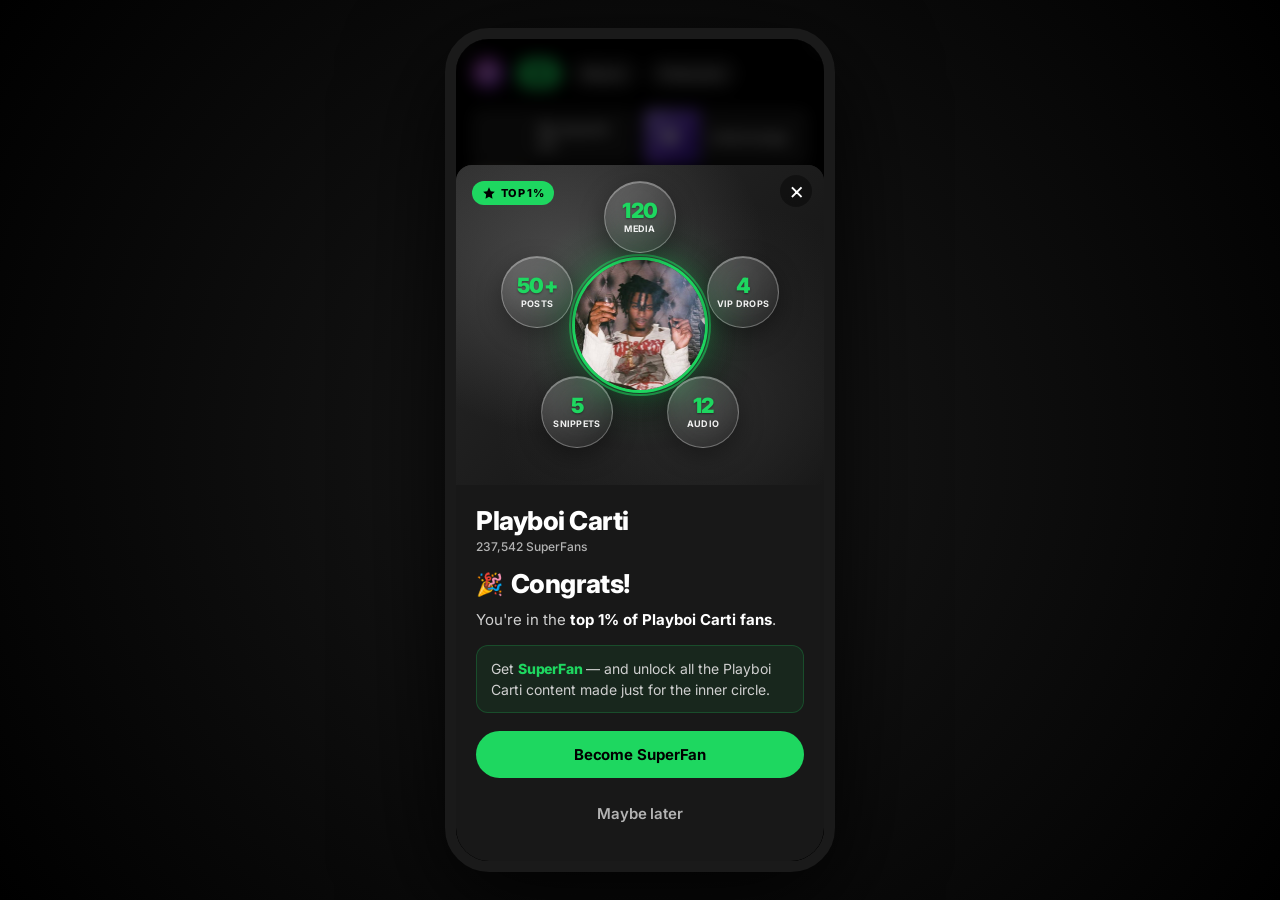
<file: index.html>
<!DOCTYPE html>
<html lang="en">
<head>
<meta charset="UTF-8" />
<meta name="viewport" content="width=device-width, initial-scale=1.0, maximum-scale=1.0, user-scalable=no, viewport-fit=cover" />
<meta name="theme-color" content="#000000" />
<title>Spotify — SuperFan</title>
<link rel="preconnect" href="https://fonts.googleapis.com">
<link rel="preconnect" href="https://fonts.gstatic.com" crossorigin>
<link href="https://fonts.googleapis.com/css2?family=Inter:wght@400;500;600;700;800;900&display=swap" rel="stylesheet">
<link rel="stylesheet" href="styles.css" />
</head>
<body>

<audio id="storyAudio" src="molly.mp3" loop preload="auto"></audio>

<div class="device-frame">

  <!-- ============ HOME SCREEN ============ -->
  <section class="screen screen--home active" id="screen-home">

    <!-- Header -->
    <header class="header">
      <div class="header__row">
        <div class="avatar">M</div>
        <div class="chips">
          <button class="chip chip--active">All</button>
          <button class="chip">Music</button>
          <button class="chip">Podcasts</button>
        </div>
      </div>
    </header>

    <main class="content" id="content">

      <!-- Library grid -->
      <div class="lib-grid">
        <div class="lib-card">
          <div class="lib-card__cover lib-card__cover--mosaic">
            <span style="background:linear-gradient(135deg,#b07a4a,#4a2e1a)"></span>
            <span style="background:linear-gradient(135deg,#1f1f1f,#3a3a3a)"></span>
            <span style="background:linear-gradient(135deg,#7a5a3a,#2a1f14)"></span>
            <span style="background:linear-gradient(135deg,#9a3030,#4a1414)"></span>
          </div>
          <div class="lib-card__title">My playlist #3</div>
        </div>

        <div class="lib-card">
          <div class="lib-card__cover lib-card__cover--liked">
            <svg viewBox="0 0 24 24" width="22" height="22" fill="#fff"><path d="M12 21s-6.7-4.35-9.33-8.5C.93 9.6 2.45 5.5 6 5.5c2 0 3.5 1.1 4 2.5.5-1.4 2-2.5 4-2.5 3.55 0 5.07 4.1 3.33 7C18.7 16.65 12 21 12 21z"/></svg>
          </div>
          <div class="lib-card__title">Liked songs</div>
        </div>

        <div class="lib-card">
          <div class="lib-card__cover" style="background:linear-gradient(135deg,#c8b9a8 0%,#8a7a68 100%)">
            <div class="lib-card__badge">Daily Mix 1</div>
          </div>
          <div class="lib-card__title">Daily Mix 1</div>
        </div>

        <div class="lib-card">
          <div class="lib-card__cover" style="background:linear-gradient(135deg,#2a2a2a 0%,#0a0a0a 100%)">
            <div class="lib-card__badge">Daily Mix 2</div>
          </div>
          <div class="lib-card__title">Daily Mix 2</div>
        </div>

        <div class="lib-card">
          <div class="lib-card__cover" style="background:linear-gradient(180deg,#6a4a3a 0%,#2a1a14 100%)">
            <div class="lib-card__badge">Daily Mix 3</div>
          </div>
          <div class="lib-card__title">Daily Mix 3</div>
        </div>

        <div class="lib-card">
          <div class="lib-card__cover" style="background:linear-gradient(135deg,#9a8a78 0%,#4a3a2a 100%)">
            <div class="lib-card__badge">Daily Mix 4</div>
          </div>
          <div class="lib-card__title">Daily Mix 4</div>
        </div>

        <div class="lib-card">
          <div class="lib-card__cover" style="background:linear-gradient(135deg,#3a3a3a 0%,#0a0a0a 100%)">
            <div class="lib-card__badge">Daily Mix 5</div>
          </div>
          <div class="lib-card__title">Daily Mix 5</div>
        </div>

        <div class="lib-card">
          <div class="lib-card__cover" style="background:linear-gradient(135deg,#5a3a2a 0%,#1a0a0a 100%)">
            <div class="lib-card__badge">Daily Mix 6</div>
          </div>
          <div class="lib-card__title">Daily Mix 6</div>
        </div>
      </div>

      <!-- Section: Just for you -->
      <section class="section">
        <h2 class="section__title">Just for you, <span class="highlight">Martin</span></h2>

        <!-- WRAPPED CARD — entry into the Wrapped story carousel funnel -->
        <button class="wrapped-card" id="openWrapped" type="button" aria-label="Open your 2026 Wrapped">
          <div class="wrapped-card__lines">
            <svg viewBox="0 0 400 320" preserveAspectRatio="none" aria-hidden="true">
              <defs>
                <linearGradient id="wgrad" x1="0" y1="0" x2="1" y2="1">
                  <stop offset="0" stop-color="#FFD56B" stop-opacity=".9"/>
                  <stop offset=".5" stop-color="#FF7A3D" stop-opacity=".9"/>
                  <stop offset="1" stop-color="#E83A8A" stop-opacity=".9"/>
                </linearGradient>
              </defs>
              <g fill="none" stroke="url(#wgrad)" stroke-width="2" stroke-linecap="round">
                <path d="M-20 200 Q 80 120 200 180 T 420 160" opacity=".8"/>
                <path d="M-20 220 Q 100 140 220 200 T 440 180" opacity=".6"/>
                <path d="M-20 240 Q 90 170 210 220 T 430 210" opacity=".4"/>
                <circle cx="60" cy="80" r="36" stroke="#fff" stroke-opacity=".3"/>
                <circle cx="60" cy="80" r="22" stroke="#fff" stroke-opacity=".5"/>
                <circle cx="60" cy="80" r="10" fill="#1ED760" stroke="none"/>
                <path d="M320 60 Q 360 90 340 130 T 380 200" stroke="#fff" stroke-opacity=".25"/>
              </g>
            </svg>
          </div>
          <div class="wrapped-card__body">
            <div class="wrapped-card__eyebrow">Wrapped</div>
            <div class="wrapped-card__title">It's time for<br/>your 2026 Wrapped.</div>
          </div>
          <div class="wrapped-card__play" aria-hidden="true">
            <svg viewBox="0 0 24 24" width="22" height="22" fill="#000"><path d="M7 5v14l12-7z"/></svg>
          </div>
        </button>

        <div class="hcards">
          <article class="hcard" data-artist="featured" id="card-featured">
            <div class="hcard__cover hcard__cover--img">
              <img src="carti-avatar.jpg" alt="" />
              <div class="hcard__playing-dot"></div>
              <div class="hcard__badge">SuperFan</div>
            </div>
            <div class="hcard__meta">Picked just for you</div>
          </article>

          <article class="hcard">
            <div class="hcard__cover" style="background:linear-gradient(160deg,#f0a8b8 0%,#8a3050 60%,#2a0a18 100%)">
              <div class="hcard__badge hcard__badge--pink">Daily Mix 8</div>
            </div>
            <div class="hcard__meta">Top tracks of the week</div>
          </article>

          <article class="hcard">
            <div class="hcard__cover" style="background:linear-gradient(160deg,#3a8a6a 0%,#1a4a3a 60%,#0a1a14 100%)">
              <div class="hcard__badge hcard__badge--green">Daily Mix 9</div>
            </div>
            <div class="hcard__meta">Fresh from your genres</div>
          </article>
        </div>
      </section>

      <!-- Section: Your top mixes -->
      <section class="section">
        <h2 class="section__title">Your top mixes</h2>
        <div class="hcards">
          <article class="hcard">
            <div class="hcard__cover" style="background:linear-gradient(160deg,#d8d8d8 0%,#5a5a5a 60%,#0a0a0a 100%)">
              <div class="hcard__badge">Daily Mix 10</div>
            </div>
            <div class="hcard__meta">Your hottest tracks</div>
          </article>

          <article class="hcard">
            <div class="hcard__cover" style="background:linear-gradient(160deg,#1db954 0%,#0a6a30 60%,#021a0c 100%)">
              <div class="hcard__badge hcard__badge--mint">Daily Mix 11</div>
            </div>
            <div class="hcard__meta">New releases</div>
          </article>
        </div>
      </section>

      <div class="bottom-spacer"></div>
    </main>

    <!-- Now playing -->
    <div class="nowplaying" id="nowplaying">
      <div class="nowplaying__inner">
        <div class="nowplaying__cover">
          <img src="shoota-cover.jpg" alt="Shoota" />
        </div>
        <div class="nowplaying__info">
          <div class="nowplaying__title">Shoota — Playboi Carti</div>
          <div class="nowplaying__device">
            <svg viewBox="0 0 16 16" width="11" height="11" fill="#1db954"><circle cx="8" cy="8" r="6"/></svg>
            <span>AirPods Pro</span>
          </div>
        </div>
        <button class="nowplaying__play" aria-label="Pause">
          <svg viewBox="0 0 24 24" width="22" height="22" fill="#fff"><rect x="6" y="4" width="4" height="16" rx="1"/><rect x="14" y="4" width="4" height="16" rx="1"/></svg>
        </button>
      </div>
      <div class="nowplaying__bar"><div class="nowplaying__bar-fill"></div></div>
    </div>

    <!-- Tab bar -->
    <nav class="tabbar">
      <button class="tab tab--active">
        <svg viewBox="0 0 24 24" width="22" height="22" fill="currentColor"><path d="M12 3 2 12h3v8h6v-6h2v6h6v-8h3z"/></svg>
        <span>Home</span>
      </button>
      <button class="tab">
        <svg viewBox="0 0 24 24" width="22" height="22" fill="none" stroke="currentColor" stroke-width="2"><circle cx="11" cy="11" r="7"/><path d="m20 20-3.5-3.5"/></svg>
        <span>Search</span>
      </button>
      <button class="tab">
        <svg viewBox="0 0 24 24" width="22" height="22" fill="none" stroke="currentColor" stroke-width="2"><path d="M3 4h2v16H3zM7 4h2v16H7zM12 4l9 4-3 13z"/></svg>
        <span>Your Library</span>
      </button>
      <button class="tab">
        <svg viewBox="0 0 24 24" width="22" height="22" fill="none" stroke="currentColor" stroke-width="2"><path d="M12 5v14M5 12h14"/></svg>
        <span>Create</span>
      </button>
    </nav>
  </section>

  <!-- ============ POPUP — SuperFan invite ============ -->
  <div class="overlay" id="overlay">
    <div class="popup" role="dialog" aria-modal="true">
      <button class="popup__close" id="popupClose" aria-label="Close">×</button>
      <div class="popup__art">
        <div class="popup__art-bg"></div>
        <div class="popup__art-glow"></div>
        <div class="popup__badge">
          <svg viewBox="0 0 24 24" width="14" height="14" fill="#000"><path d="M12 2 15 9l7 .8-5.2 4.8L18 22l-6-3.5L6 22l1.2-7.4L2 9.8 9 9z"/></svg>
          <span>TOP 1%</span>
        </div>

        <div class="popup__avatar">
          <img src="carti-avatar.jpg" alt="Playboi Carti" />
          <span class="popup__avatar-ring"></span>
        </div>

        <div class="bubble bubble--1" aria-hidden="true">
          <span class="bubble__num">120</span><span class="bubble__lbl">media</span>
        </div>
        <div class="bubble bubble--2" aria-hidden="true">
          <span class="bubble__num">4</span><span class="bubble__lbl">VIP drops</span>
        </div>
        <div class="bubble bubble--3" aria-hidden="true">
          <span class="bubble__num">12</span><span class="bubble__lbl">audio</span>
        </div>
        <div class="bubble bubble--4" aria-hidden="true">
          <span class="bubble__num">5</span><span class="bubble__lbl">snippets</span>
        </div>
        <div class="bubble bubble--5" aria-hidden="true">
          <span class="bubble__num">50+</span><span class="bubble__lbl">posts</span>
        </div>
      </div>
      <div class="popup__body">
        <div class="popup__artist">
          <div class="popup__artist-name">Playboi Carti</div>
          <div class="popup__artist-sub">237,542 SuperFans</div>
        </div>
        <h2 class="popup__title"><span class="popup__title-emoji">🎉</span>Congrats!</h2>
        <p class="popup__lede">
          You're in the <b>top 1% of Playboi Carti fans</b>.
        </p>
        <p class="popup__cta">
          Get <b class="popup__cta-mark">SuperFan</b> — and unlock all the Playboi Carti content made just for the inner circle.
        </p>
        <button class="btn btn--primary" id="goTiers">Become SuperFan</button>
        <button class="btn btn--ghost" id="popupLater">Maybe later</button>
      </div>
    </div>
  </div>

  <!-- ============ STORY VIEWER (Wrapped carousel funnel) ============ -->
  <section class="screen screen--story" id="screen-story">
    <!-- Top bar: progress + chrome -->
    <div class="story-top">
      <div class="story-progress" id="progress">
        <div class="bar"><span></span></div>
        <div class="bar"><span></span></div>
        <div class="bar"><span></span></div>
        <div class="bar"><span></span></div>
        <div class="bar"><span></span></div>
      </div>
      <div class="story-chrome">
        <button class="story-btn" id="closeStory" aria-label="Close">
          <svg viewBox="0 0 24 24" width="22" height="22" fill="none" stroke="#fff" stroke-width="2.2"><path d="M6 6l12 12M18 6L6 18"/></svg>
        </button>
        <div class="story-logo">
          <svg viewBox="0 0 168 168" width="22" height="22"><circle cx="84" cy="84" r="84" fill="#fff"/><path d="M119 121c-1.6 2.6-4.9 3.4-7.4 1.8-20.4-12.5-46-15.3-76.3-8.4-3 .7-5.9-1.2-6.6-4.2s1.2-5.9 4.2-6.6c33-7.5 61.4-4.3 84.3 9.7 2.6 1.6 3.4 4.9 1.8 7.7zm9.4-21.1c-2 3.3-6.3 4.3-9.6 2.3-23.4-14.4-58.9-18.5-86.5-10.2-3.6 1-7.5-1-8.5-4.6-1-3.6 1-7.5 4.6-8.5 31.5-9.5 70.7-4.9 97.6 11.6 3.3 2 4.3 6.3 2.4 9.4zm.8-22c-28-16.6-74.3-18.2-101-10.1-4.4 1.3-9-1.1-10.3-5.5-1.3-4.4 1.1-9 5.5-10.3 30.7-9.3 81.9-7.5 114.2 11.6 3.9 2.3 5.2 7.4 2.9 11.3-2.3 4-7.4 5.3-11.3 3z" fill="#000"/></svg>
        </div>
        <button class="story-btn" id="muteStory" aria-label="Mute">
          <svg class="icon-on" viewBox="0 0 24 24" width="22" height="22" fill="none" stroke="#fff" stroke-width="2" stroke-linecap="round" stroke-linejoin="round">
            <path d="M3 9v6h4l5 4V5L7 9H3z"/>
            <path d="M16 8.5a4 4 0 0 1 0 7"/>
            <path d="M19 5.5a8 8 0 0 1 0 13"/>
          </svg>
          <svg class="icon-off" viewBox="0 0 24 24" width="22" height="22" fill="none" stroke="#fff" stroke-width="2" stroke-linecap="round" stroke-linejoin="round">
            <path d="M3 9v6h4l5 4V5L7 9H3z"/>
            <path d="M16 9l5 6M21 9l-5 6"/>
          </svg>
        </button>
      </div>
    </div>

    <!-- SLIDE 1 — INTRO -->
    <article class="slide slide--intro active" data-slide="0">
      <div class="slide__art">
        <svg viewBox="0 0 400 400" preserveAspectRatio="xMidYMid slice" aria-hidden="true">
          <g stroke="#fff" stroke-width="2" fill="none" opacity=".85">
            <path d="M-50 300 Q 100 180 250 280 T 500 240"/>
            <path d="M-50 330 Q 120 220 270 300 T 500 270"/>
            <circle cx="200" cy="320" r="60" stroke-width="3"/>
            <circle cx="200" cy="320" r="100"/>
            <circle cx="200" cy="320" r="150"/>
          </g>
          <path d="M120 380 Q 200 280 280 380" stroke="#7B5BFF" stroke-width="14" fill="none" stroke-linecap="round"/>
        </svg>
      </div>
      <div class="slide__body slide__body--intro">
        <h1 class="slide__title">You listened.<br/>We counted.</h1>
      </div>
    </article>

    <!-- SLIDE 2 — MINUTES -->
    <article class="slide slide--minutes" data-slide="1">
      <div class="slide__art slide__art--top">
        <svg viewBox="0 0 400 400" preserveAspectRatio="xMidYMid slice" aria-hidden="true">
          <g stroke="#fff" stroke-width="1.5" fill="none" opacity=".4">
            <path d="M-30 50 C 100 -10, 200 80, 350 30"/>
            <path d="M-30 70 C 100 10, 200 100, 360 50"/>
            <path d="M-30 90 C 100 30, 200 120, 370 70"/>
          </g>
        </svg>
      </div>
      <div class="slide__body slide__body--center">
        <div class="huge-number">78,432</div>
        <p class="slide__sub">You listened for <b>78,432 minutes</b>.<br/>That's <b>86 days</b>. Nice.</p>
      </div>
      <div class="slide__art slide__art--bottom">
        <svg viewBox="0 0 400 200" preserveAspectRatio="xMidYMid slice" aria-hidden="true">
          <g stroke="#fff" stroke-width="2" fill="none" opacity=".55">
            <circle cx="80" cy="120" r="80"/>
            <circle cx="80" cy="120" r="55"/>
            <circle cx="80" cy="120" r="30"/>
            <path d="M180 150 Q 280 60 380 130" stroke="#7B5BFF" stroke-width="10"/>
          </g>
        </svg>
      </div>
    </article>

    <!-- SLIDE 3 — TOP GENRES -->
    <article class="slide slide--genres" data-slide="2">
      <div class="dots dots--tl"><svg viewBox="0 0 200 100"><g><circle cx="30" cy="30" r="14" fill="#000"/><circle cx="80" cy="40" r="18" fill="#E84A3D"/><circle cx="140" cy="20" r="12" fill="#000"/><circle cx="180" cy="60" r="20" fill="#E84A3D"/></g></svg></div>
      <div class="slide__body slide__body--center">
        <p class="slide__kicker">Your top genres</p>
        <ol class="genres">
          <li><span class="rank">1</span><span class="g g--hl">Hip Hop</span></li>
          <li><span class="rank">2</span><span class="g">Trap</span></li>
          <li><span class="rank">3</span><span class="g">Rage</span></li>
          <li><span class="rank">4</span><span class="g g--hl">Phonk</span></li>
          <li><span class="rank">5</span><span class="g">Cloud Rap</span></li>
        </ol>
      </div>
      <div class="dots dots--br"><svg viewBox="0 0 200 100"><g><circle cx="20" cy="60" r="16" fill="#E84A3D"/><circle cx="70" cy="30" r="12" fill="#000"/><circle cx="120" cy="60" r="22" fill="#000"/><circle cx="170" cy="35" r="14" fill="#E84A3D"/></g></svg></div>
    </article>

    <!-- SLIDE 4 — TOP ARTIST + SUPERFAN CTA -->
    <article class="slide slide--artist" data-slide="3">
      <div class="artist-bg" style="background-image:url('carti-avatar.jpg')"></div>
      <div class="artist-veil"></div>
      <div class="slide__body slide__body--artist">
        <p class="slide__kicker slide__kicker--green">#1 Top artist</p>
        <h1 class="artist-name">Playboi<br/>Carti</h1>
        <div class="artist-stats">
          <div class="stat"><b>612h</b><span>listened</span></div>
          <div class="stat"><b>1,847</b><span>streams</span></div>
          <div class="stat"><b>247</b><span>different tracks</span></div>
        </div>
        <p class="top-percent">You're in the <b>top 1%</b> of Playboi&nbsp;Carti's listeners worldwide.</p>
        <button class="cta-superfan" id="becomeSuperfan" type="button">
          Become SuperFan
          <svg viewBox="0 0 24 24" width="16" height="16" fill="currentColor" style="margin-left:6px;vertical-align:-3px"><path d="M5 12h12M13 6l6 6-6 6" stroke="currentColor" stroke-width="2.4" fill="none"/></svg>
        </button>
      </div>
    </article>

    <!-- SLIDE 5 — WRAP CARD -->
    <article class="slide slide--wrap" data-slide="4">
      <div class="wrap-card">
        <div class="wrap-card__year">2026</div>
        <div class="wrap-card__photo" style="background-image:url('carti-avatar.jpg')"></div>
        <div class="wrap-card__rows">
          <div class="wrap-row">
            <div class="wrap-row__label">Top Artist</div>
            <div class="wrap-row__value">Playboi Carti</div>
          </div>
          <div class="wrap-row">
            <div class="wrap-row__label">Top Song</div>
            <div class="wrap-row__value">Shoota (feat. Lil Uzi Vert)</div>
          </div>
          <div class="wrap-row">
            <div class="wrap-row__label">Top Genre</div>
            <div class="wrap-row__value">Hip Hop</div>
          </div>
          <div class="wrap-row">
            <div class="wrap-row__label">Listening Minutes</div>
            <div class="wrap-row__value">78,432</div>
          </div>
        </div>
        <div class="wrap-card__footer">
          <span>SPOTIFY.COM/WRAPPED</span>
          <svg viewBox="0 0 168 168" width="22" height="22"><circle cx="84" cy="84" r="84" fill="#1ED760"/><path d="M119 121c-1.6 2.6-4.9 3.4-7.4 1.8-20.4-12.5-46-15.3-76.3-8.4-3 .7-5.9-1.2-6.6-4.2s1.2-5.9 4.2-6.6c33-7.5 61.4-4.3 84.3 9.7 2.6 1.6 3.4 4.9 1.8 7.7zm9.4-21.1c-2 3.3-6.3 4.3-9.6 2.3-23.4-14.4-58.9-18.5-86.5-10.2-3.6 1-7.5-1-8.5-4.6-1-3.6 1-7.5 4.6-8.5 31.5-9.5 70.7-4.9 97.6 11.6 3.3 2 4.3 6.3 2.4 9.4zm.8-22c-28-16.6-74.3-18.2-101-10.1-4.4 1.3-9-1.1-10.3-5.5-1.3-4.4 1.1-9 5.5-10.3 30.7-9.3 81.9-7.5 114.2 11.6 3.9 2.3 5.2 7.4 2.9 11.3-2.3 4-7.4 5.3-11.3 3z" fill="#000"/></svg>
        </div>
      </div>
      <button class="share-btn" type="button">Share this story</button>
    </article>

    <!-- Invisible tap zones -->
    <div class="tap tap--prev" id="tapPrev" aria-label="Previous"></div>
    <div class="tap tap--next" id="tapNext" aria-label="Next"></div>
  </section>

  <!-- ============ ARTIST PROFILE (locked SuperFan feed) ============ -->
  <section class="screen screen--profile" id="screen-profile">
    <header class="subheader">
      <button class="iconbtn" data-back aria-label="Back">
        <svg viewBox="0 0 24 24" width="24" height="24" fill="none" stroke="#fff" stroke-width="2.2"><path d="M15 18l-6-6 6-6"/></svg>
      </button>
      <span class="subheader__title">Playboi Carti</span>
      <span class="iconbtn" aria-hidden="true"></span>
    </header>

    <div class="profile">
      <div class="profile__head">
        <div class="profile__avatar">
          <img src="carti-avatar.jpg" alt="Playboi Carti" />
          <span class="profile__verified" aria-label="Verified">
            <svg viewBox="0 0 24 24" width="14" height="14" fill="#000"><path d="M12 2C6.5 2 2 6.5 2 12s4.5 10 10 10 10-4.5 10-10S17.5 2 12 2zm-1 15-4-4 1.4-1.4L11 14.2l5.6-5.6L18 10z"/></svg>
          </span>
        </div>
        <div class="profile__stats">
          <div class="stat"><b>56</b><span>posts</span></div>
          <div class="stat"><b>237K</b><span>fans</span></div>
          <div class="stat"><b>42M</b><span>listeners</span></div>
        </div>
      </div>
      <div class="profile__name">Playboi Carti</div>
      <div class="profile__bio">yo mate 🩸 glad u here. let's make some shiiiit together 🔥</div>

      <div class="profile__feed">
        <article class="post-locked" data-post="0">
          <header class="post-locked__head">
            <div class="post-locked__avatar"><img src="carti-avatar.jpg" alt="" /></div>
            <div class="post-locked__meta">
              <div class="post-locked__name">Playboi Carti</div>
              <div class="post-locked__time">AUDIO · 2h</div>
            </div>
          </header>
          <div class="post-locked__body">
            <span class="post-locked__lock">
              <svg viewBox="0 0 24 24" width="44" height="44" fill="currentColor"><path d="M17 9V7a5 5 0 0 0-10 0v2H5v12h14V9zM9 7a3 3 0 0 1 6 0v2H9zm3 9.5a1.5 1.5 0 1 1 0-3 1.5 1.5 0 0 1 0 3z"/></svg>
            </span>
          </div>
          <button type="button" class="post-locked__cta"><svg viewBox="0 0 24 24" width="14" height="14"><path d="M17 9V7a5 5 0 0 0-10 0v2H5v12h14V9zM9 7a3 3 0 0 1 6 0v2H9zm3 9.5a1.5 1.5 0 1 1 0-3 1.5 1.5 0 0 1 0 3z"/></svg>Unlock for $4.99</button>
        </article>

        <article class="post-locked" data-post="1">
          <header class="post-locked__head">
            <div class="post-locked__avatar"><img src="carti-avatar.jpg" alt="" /></div>
            <div class="post-locked__meta">
              <div class="post-locked__name">Playboi Carti</div>
              <div class="post-locked__time">PHOTO · 5h</div>
            </div>
          </header>
          <div class="post-locked__body">
            <span class="post-locked__lock">
              <svg viewBox="0 0 24 24" width="44" height="44" fill="currentColor"><path d="M17 9V7a5 5 0 0 0-10 0v2H5v12h14V9zM9 7a3 3 0 0 1 6 0v2H9zm3 9.5a1.5 1.5 0 1 1 0-3 1.5 1.5 0 0 1 0 3z"/></svg>
            </span>
          </div>
          <button type="button" class="post-locked__cta"><svg viewBox="0 0 24 24" width="14" height="14"><path d="M17 9V7a5 5 0 0 0-10 0v2H5v12h14V9zM9 7a3 3 0 0 1 6 0v2H9zm3 9.5a1.5 1.5 0 1 1 0-3 1.5 1.5 0 0 1 0 3z"/></svg>Unlock for $4.99</button>
        </article>

        <article class="post-locked" data-post="2">
          <header class="post-locked__head">
            <div class="post-locked__avatar"><img src="carti-avatar.jpg" alt="" /></div>
            <div class="post-locked__meta">
              <div class="post-locked__name">Playboi Carti</div>
              <div class="post-locked__time">VIDEO · yesterday</div>
            </div>
          </header>
          <div class="post-locked__body">
            <span class="post-locked__lock">
              <svg viewBox="0 0 24 24" width="44" height="44" fill="currentColor"><path d="M17 9V7a5 5 0 0 0-10 0v2H5v12h14V9zM9 7a3 3 0 0 1 6 0v2H9zm3 9.5a1.5 1.5 0 1 1 0-3 1.5 1.5 0 0 1 0 3z"/></svg>
            </span>
          </div>
          <button type="button" class="post-locked__cta"><svg viewBox="0 0 24 24" width="14" height="14"><path d="M17 9V7a5 5 0 0 0-10 0v2H5v12h14V9zM9 7a3 3 0 0 1 6 0v2H9zm3 9.5a1.5 1.5 0 1 1 0-3 1.5 1.5 0 0 1 0 3z"/></svg>Unlock for $4.99</button>
        </article>

        <article class="post-locked" data-post="3">
          <header class="post-locked__head">
            <div class="post-locked__avatar"><img src="carti-avatar.jpg" alt="" /></div>
            <div class="post-locked__meta">
              <div class="post-locked__name">Playboi Carti</div>
              <div class="post-locked__time">VIP DROP · 2d</div>
            </div>
          </header>
          <div class="post-locked__body">
            <span class="post-locked__lock">
              <svg viewBox="0 0 24 24" width="44" height="44" fill="currentColor"><path d="M17 9V7a5 5 0 0 0-10 0v2H5v12h14V9zM9 7a3 3 0 0 1 6 0v2H9zm3 9.5a1.5 1.5 0 1 1 0-3 1.5 1.5 0 0 1 0 3z"/></svg>
            </span>
          </div>
          <button type="button" class="post-locked__cta"><svg viewBox="0 0 24 24" width="14" height="14"><path d="M17 9V7a5 5 0 0 0-10 0v2H5v12h14V9zM9 7a3 3 0 0 1 6 0v2H9zm3 9.5a1.5 1.5 0 1 1 0-3 1.5 1.5 0 0 1 0 3z"/></svg>Unlock for $4.99</button>
        </article>

        <article class="post-locked" data-post="4">
          <header class="post-locked__head">
            <div class="post-locked__avatar"><img src="carti-avatar.jpg" alt="" /></div>
            <div class="post-locked__meta">
              <div class="post-locked__name">Playboi Carti</div>
              <div class="post-locked__time">POST · 3d</div>
            </div>
          </header>
          <div class="post-locked__body">
            <span class="post-locked__lock">
              <svg viewBox="0 0 24 24" width="44" height="44" fill="currentColor"><path d="M17 9V7a5 5 0 0 0-10 0v2H5v12h14V9zM9 7a3 3 0 0 1 6 0v2H9zm3 9.5a1.5 1.5 0 1 1 0-3 1.5 1.5 0 0 1 0 3z"/></svg>
            </span>
          </div>
          <button type="button" class="post-locked__cta"><svg viewBox="0 0 24 24" width="14" height="14"><path d="M17 9V7a5 5 0 0 0-10 0v2H5v12h14V9zM9 7a3 3 0 0 1 6 0v2H9zm3 9.5a1.5 1.5 0 1 1 0-3 1.5 1.5 0 0 1 0 3z"/></svg>Unlock for $4.99</button>
        </article>

        <article class="post-locked" data-post="5">
          <header class="post-locked__head">
            <div class="post-locked__avatar"><img src="carti-avatar.jpg" alt="" /></div>
            <div class="post-locked__meta">
              <div class="post-locked__name">Playboi Carti</div>
              <div class="post-locked__time">AUDIO · 4d</div>
            </div>
          </header>
          <div class="post-locked__body">
            <span class="post-locked__lock">
              <svg viewBox="0 0 24 24" width="44" height="44" fill="currentColor"><path d="M17 9V7a5 5 0 0 0-10 0v2H5v12h14V9zM9 7a3 3 0 0 1 6 0v2H9zm3 9.5a1.5 1.5 0 1 1 0-3 1.5 1.5 0 0 1 0 3z"/></svg>
            </span>
          </div>
          <button type="button" class="post-locked__cta"><svg viewBox="0 0 24 24" width="14" height="14"><path d="M17 9V7a5 5 0 0 0-10 0v2H5v12h14V9zM9 7a3 3 0 0 1 6 0v2H9zm3 9.5a1.5 1.5 0 1 1 0-3 1.5 1.5 0 0 1 0 3z"/></svg>Unlock for $4.99</button>
        </article>

        <article class="post-locked" data-post="6">
          <header class="post-locked__head">
            <div class="post-locked__avatar"><img src="carti-avatar.jpg" alt="" /></div>
            <div class="post-locked__meta">
              <div class="post-locked__name">Playboi Carti</div>
              <div class="post-locked__time">VIDEO · 1w</div>
            </div>
          </header>
          <div class="post-locked__body">
            <span class="post-locked__lock">
              <svg viewBox="0 0 24 24" width="44" height="44" fill="currentColor"><path d="M17 9V7a5 5 0 0 0-10 0v2H5v12h14V9zM9 7a3 3 0 0 1 6 0v2H9zm3 9.5a1.5 1.5 0 1 1 0-3 1.5 1.5 0 0 1 0 3z"/></svg>
            </span>
          </div>
          <button type="button" class="post-locked__cta"><svg viewBox="0 0 24 24" width="14" height="14"><path d="M17 9V7a5 5 0 0 0-10 0v2H5v12h14V9zM9 7a3 3 0 0 1 6 0v2H9zm3 9.5a1.5 1.5 0 1 1 0-3 1.5 1.5 0 0 1 0 3z"/></svg>Unlock for $4.99</button>
        </article>

        <article class="post-locked" data-post="7">
          <header class="post-locked__head">
            <div class="post-locked__avatar"><img src="carti-avatar.jpg" alt="" /></div>
            <div class="post-locked__meta">
              <div class="post-locked__name">Playboi Carti</div>
              <div class="post-locked__time">PHOTO · 1w</div>
            </div>
          </header>
          <div class="post-locked__body">
            <span class="post-locked__lock">
              <svg viewBox="0 0 24 24" width="44" height="44" fill="currentColor"><path d="M17 9V7a5 5 0 0 0-10 0v2H5v12h14V9zM9 7a3 3 0 0 1 6 0v2H9zm3 9.5a1.5 1.5 0 1 1 0-3 1.5 1.5 0 0 1 0 3z"/></svg>
            </span>
          </div>
          <button type="button" class="post-locked__cta"><svg viewBox="0 0 24 24" width="14" height="14"><path d="M17 9V7a5 5 0 0 0-10 0v2H5v12h14V9zM9 7a3 3 0 0 1 6 0v2H9zm3 9.5a1.5 1.5 0 1 1 0-3 1.5 1.5 0 0 1 0 3z"/></svg>Unlock for $4.99</button>
        </article>

        <article class="post-locked" data-post="8">
          <header class="post-locked__head">
            <div class="post-locked__avatar"><img src="carti-avatar.jpg" alt="" /></div>
            <div class="post-locked__meta">
              <div class="post-locked__name">Playboi Carti</div>
              <div class="post-locked__time">VIP DROP · 2w</div>
            </div>
          </header>
          <div class="post-locked__body">
            <span class="post-locked__lock">
              <svg viewBox="0 0 24 24" width="44" height="44" fill="currentColor"><path d="M17 9V7a5 5 0 0 0-10 0v2H5v12h14V9zM9 7a3 3 0 0 1 6 0v2H9zm3 9.5a1.5 1.5 0 1 1 0-3 1.5 1.5 0 0 1 0 3z"/></svg>
            </span>
          </div>
          <button type="button" class="post-locked__cta"><svg viewBox="0 0 24 24" width="14" height="14"><path d="M17 9V7a5 5 0 0 0-10 0v2H5v12h14V9zM9 7a3 3 0 0 1 6 0v2H9zm3 9.5a1.5 1.5 0 1 1 0-3 1.5 1.5 0 0 1 0 3z"/></svg>Unlock for $4.99</button>
        </article>

        <article class="post-locked" data-post="9">
          <header class="post-locked__head">
            <div class="post-locked__avatar"><img src="carti-avatar.jpg" alt="" /></div>
            <div class="post-locked__meta">
              <div class="post-locked__name">Playboi Carti</div>
              <div class="post-locked__time">AUDIO · 3w</div>
            </div>
          </header>
          <div class="post-locked__body">
            <span class="post-locked__lock">
              <svg viewBox="0 0 24 24" width="44" height="44" fill="currentColor"><path d="M17 9V7a5 5 0 0 0-10 0v2H5v12h14V9zM9 7a3 3 0 0 1 6 0v2H9zm3 9.5a1.5 1.5 0 1 1 0-3 1.5 1.5 0 0 1 0 3z"/></svg>
            </span>
          </div>
          <button type="button" class="post-locked__cta"><svg viewBox="0 0 24 24" width="14" height="14"><path d="M17 9V7a5 5 0 0 0-10 0v2H5v12h14V9zM9 7a3 3 0 0 1 6 0v2H9zm3 9.5a1.5 1.5 0 1 1 0-3 1.5 1.5 0 0 1 0 3z"/></svg>Unlock for $4.99</button>
        </article>

        <article class="post-locked" data-post="10">
          <header class="post-locked__head">
            <div class="post-locked__avatar"><img src="carti-avatar.jpg" alt="" /></div>
            <div class="post-locked__meta">
              <div class="post-locked__name">Playboi Carti</div>
              <div class="post-locked__time">POST · 1mo</div>
            </div>
          </header>
          <div class="post-locked__body">
            <span class="post-locked__lock">
              <svg viewBox="0 0 24 24" width="44" height="44" fill="currentColor"><path d="M17 9V7a5 5 0 0 0-10 0v2H5v12h14V9zM9 7a3 3 0 0 1 6 0v2H9zm3 9.5a1.5 1.5 0 1 1 0-3 1.5 1.5 0 0 1 0 3z"/></svg>
            </span>
          </div>
          <button type="button" class="post-locked__cta"><svg viewBox="0 0 24 24" width="14" height="14"><path d="M17 9V7a5 5 0 0 0-10 0v2H5v12h14V9zM9 7a3 3 0 0 1 6 0v2H9zm3 9.5a1.5 1.5 0 1 1 0-3 1.5 1.5 0 0 1 0 3z"/></svg>Unlock for $4.99</button>
        </article>

        <article class="post-locked" data-post="11">
          <header class="post-locked__head">
            <div class="post-locked__avatar"><img src="carti-avatar.jpg" alt="" /></div>
            <div class="post-locked__meta">
              <div class="post-locked__name">Playboi Carti</div>
              <div class="post-locked__time">VIDEO · 1mo</div>
            </div>
          </header>
          <div class="post-locked__body">
            <span class="post-locked__lock">
              <svg viewBox="0 0 24 24" width="44" height="44" fill="currentColor"><path d="M17 9V7a5 5 0 0 0-10 0v2H5v12h14V9zM9 7a3 3 0 0 1 6 0v2H9zm3 9.5a1.5 1.5 0 1 1 0-3 1.5 1.5 0 0 1 0 3z"/></svg>
            </span>
          </div>
          <button type="button" class="post-locked__cta"><svg viewBox="0 0 24 24" width="14" height="14"><path d="M17 9V7a5 5 0 0 0-10 0v2H5v12h14V9zM9 7a3 3 0 0 1 6 0v2H9zm3 9.5a1.5 1.5 0 1 1 0-3 1.5 1.5 0 0 1 0 3z"/></svg>Unlock for $4.99</button>
        </article>
      </div>
    </div>
  </section>

  <!-- ============ TIERS SCREEN ============ -->
  <section class="screen screen--tiers" id="screen-tiers">
    <header class="subheader">
      <button class="iconbtn" data-back aria-label="Back">
        <svg viewBox="0 0 24 24" width="24" height="24" fill="none" stroke="#fff" stroke-width="2.2"><path d="M15 18l-6-6 6-6"/></svg>
      </button>
      <span class="subheader__title">SuperFan</span>
      <span class="iconbtn" aria-hidden="true"></span>
    </header>

    <div class="tiers__hero">
      <div class="tiers__hero-bg"></div>
      <div class="tiers__hero-content">
        <div class="tiers__badge">
          <svg viewBox="0 0 24 24" width="12" height="12" fill="#000"><path d="M12 2 15 9l7 .8-5.2 4.8L18 22l-6-3.5L6 22l1.2-7.4L2 9.8 9 9z"/></svg>
          TOP 1% · PLAYBOI CARTI
        </div>
        <h1 class="tiers__title">Choose your<br/>SuperFan tier</h1>
        <p class="tiers__sub">Per month. Cancel anytime.</p>
      </div>
    </div>

    <div class="tiers__list" role="radiogroup">
      <label class="tier">
        <input type="radio" name="tier" value="essential" />
        <div class="tier__card">
          <div class="tier__top">
            <div>
              <div class="tier__name">Essential</div>
              <div class="tier__price">$4.99<span>/mo</span></div>
            </div>
            <div class="tier__radio"></div>
          </div>
          <ul class="tier__perks">
            <li>SuperFan badge on your profile</li>
            <li>Private feed</li>
            <li>Early access to new tracks (24–48h)</li>
          </ul>
        </div>
      </label>

      <label class="tier tier--featured">
        <input type="radio" name="tier" value="insider" checked />
        <div class="tier__card">
          <div class="tier__ribbon">FAN FAVORITE</div>
          <div class="tier__top">
            <div>
              <div class="tier__name">Insider</div>
              <div class="tier__price">$19.99<span>/mo</span></div>
            </div>
            <div class="tier__radio tier__radio--checked"></div>
          </div>
          <ul class="tier__perks">
            <li>Everything in Essential</li>
            <li>Pre-release snippets 30 days early</li>
            <li>Concert presale codes</li>
            <li>Monthly Q&A</li>
            <li>Exclusive videos and posts</li>
          </ul>
        </div>
      </label>

      <label class="tier">
        <input type="radio" name="tier" value="inner" />
        <div class="tier__card">
          <div class="tier__top">
            <div>
              <div class="tier__name">Inner Circle</div>
              <div class="tier__price">$99.99<span>/mo</span></div>
            </div>
            <div class="tier__radio"></div>
          </div>
          <ul class="tier__perks">
            <li>Everything in Insider</li>
            <li>Signed merch (1× per year)</li>
            <li>1-on-1 video call lottery</li>
            <li>Limited drops (vinyl, exclusives)</li>
          </ul>
        </div>
      </label>
    </div>

    <div class="cta-bar">
      <button class="btn btn--primary btn--full" id="goCheckout">Continue</button>
    </div>
  </section>

  <!-- ============ CHECKOUT SCREEN ============ -->
  <section class="screen screen--checkout" id="screen-checkout">
    <header class="subheader">
      <button class="iconbtn" data-back aria-label="Back">
        <svg viewBox="0 0 24 24" width="24" height="24" fill="none" stroke="#fff" stroke-width="2.2"><path d="M15 18l-6-6 6-6"/></svg>
      </button>
      <span class="subheader__title">Payment</span>
      <span class="iconbtn" aria-hidden="true"></span>
    </header>

    <div class="checkout">
      <div class="checkout__summary">
        <div class="checkout__row">
          <div>
            <div class="checkout__label">Subscription</div>
            <div class="checkout__value" id="checkoutTierName">SuperFan · Insider</div>
            <div class="checkout__sub">Playboi Carti</div>
          </div>
          <div class="checkout__price" id="checkoutTierPrice">$19.99</div>
        </div>
        <hr class="hr"/>
        <div class="checkout__row checkout__row--total">
          <div class="checkout__label">Total per month</div>
          <div class="checkout__price" id="checkoutTotal">$19.99</div>
        </div>
      </div>

      <div class="checkout__payment">
        <div class="checkout__label-section">Payment method</div>
        <button class="pay">
          <span class="pay__icon">
            <svg viewBox="0 0 32 14" width="44" height="20"><text x="0" y="11" font-family="-apple-system,Inter,Helvetica" font-size="12" font-weight="600" fill="#fff">Pay</text><path d="M-2 4 C 0 1, 2 0, 4 3 L 4 9 C 2 12, 0 11, -2 8 Z" fill="#fff" transform="translate(-4,1) scale(0.9)"/></svg>
          </span>
          <span class="pay__label">Apple Pay</span>
          <span class="pay__check">●</span>
        </button>
        <button class="pay pay--alt">
          <span class="pay__icon"><svg viewBox="0 0 36 24" width="32" height="20"><rect width="36" height="24" rx="3" fill="#1a1a1a" stroke="#444"/><rect x="4" y="14" width="28" height="3" fill="#444"/></svg></span>
          <span class="pay__label">•••• 4242</span>
        </button>
      </div>

      <p class="checkout__legal">
        Subscription renews monthly. Cancel anytime in Spotify settings. First week — money-back guarantee.
      </p>
    </div>

    <div class="cta-bar">
      <button class="btn btn--primary btn--full" id="goSuccess">
        <svg viewBox="0 0 24 24" width="18" height="18" fill="currentColor" style="margin-right:6px;vertical-align:-3px"><path d="M12 2C6.5 2 2 6.5 2 12s4.5 10 10 10 10-4.5 10-10S17.5 2 12 2zm-1 15-4-4 1.4-1.4L11 14.2l5.6-5.6L18 10z"/></svg>
        Subscribe for <span id="payAmount">$19.99</span>
      </button>
    </div>
  </section>

  <!-- ============ SUCCESS SCREEN ============ -->
  <section class="screen screen--success" id="screen-success">
    <div class="success">
      <div class="success__art">
        <div class="success__rings">
          <span></span><span></span><span></span>
        </div>
        <div class="success__check">
          <svg viewBox="0 0 24 24" width="44" height="44" fill="#000"><path d="M12 2C6.5 2 2 6.5 2 12s4.5 10 10 10 10-4.5 10-10S17.5 2 12 2zm-1 15-4-4 1.4-1.4L11 14.2l5.6-5.6L18 10z"/></svg>
        </div>
      </div>

      <h1 class="success__title">Welcome to SuperFan!</h1>
      <p class="success__text">
        You're now one of <b>Playboi Carti</b>'s closest fans. Your first exclusive is waiting in the private feed.
      </p>

      <div class="success__perks">
        <div class="perk perk--big"><span class="perk__icon">🎧</span><div><b>Fresh drop</b><span>2 unreleased tracks already available</span></div></div>
        <div class="perk perk--big"><span class="perk__icon">💬</span><div><b>Welcome message</b><span>"Thanks for listening" — from the team</span></div></div>
        <div class="perk perk--big"><span class="perk__icon">🎟️</span><div><b>Presale code</b><span>For the 2026 European tour · valid 48h</span></div></div>
      </div>

      <button class="btn btn--primary btn--full" id="backHome">Open private feed</button>
      <button class="btn btn--ghost btn--full" data-back>Back to Spotify</button>
    </div>
  </section>

</div>

<script src="app.js"></script>
</body>
</html>
</file>
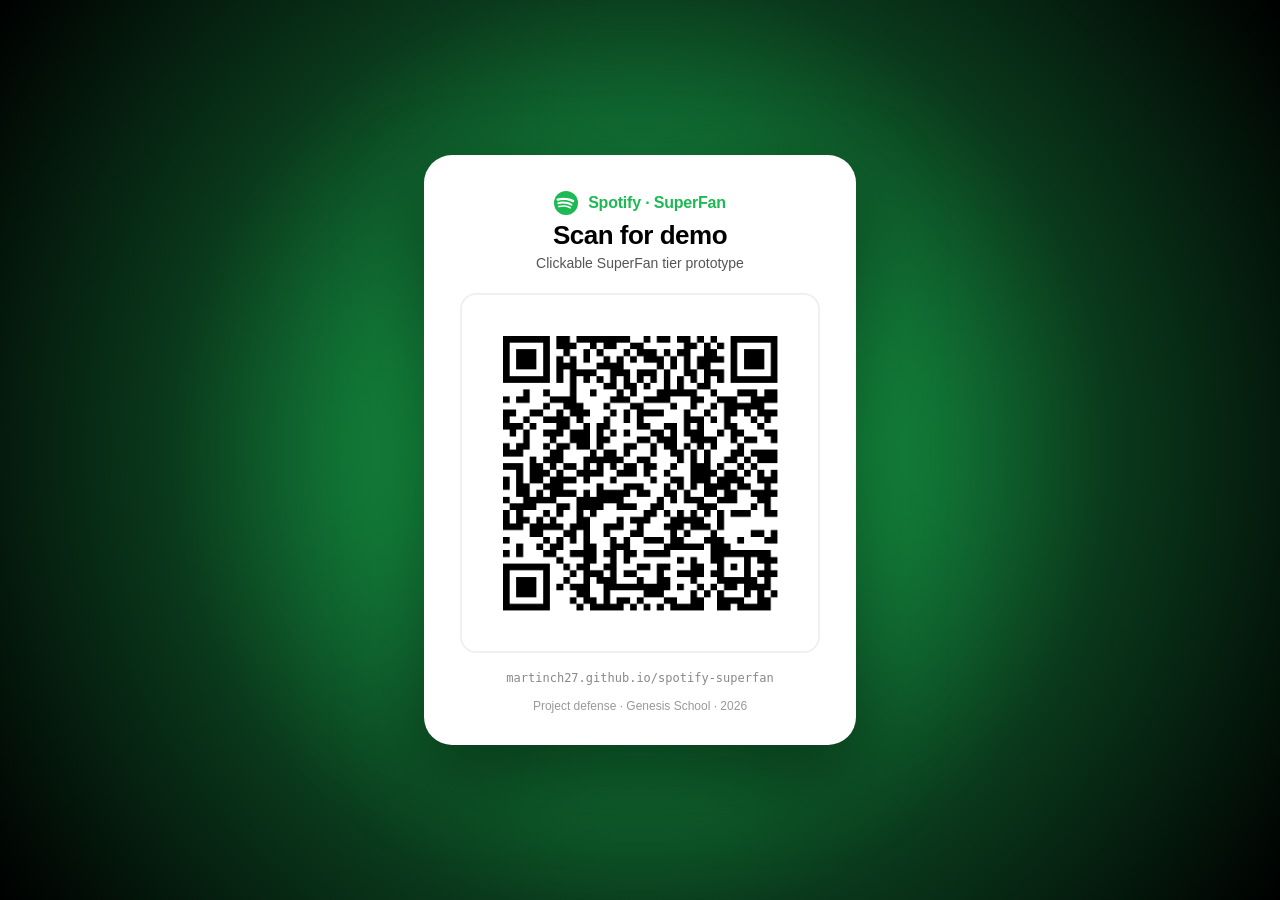
<file: qr.html>
<!DOCTYPE html>
<html lang="en">
<head>
<meta charset="UTF-8" />
<meta name="viewport" content="width=device-width, initial-scale=1.0" />
<title>QR · Spotify SuperFan</title>
<style>
  * { box-sizing: border-box; margin: 0; padding: 0; }
  body {
    font-family: -apple-system, BlinkMacSystemFont, 'Inter', Helvetica, Arial, sans-serif;
    background: radial-gradient(circle at center, #1ed760 0%, #0a3a1c 60%, #000 100%);
    min-height: 100vh;
    display: flex;
    align-items: center;
    justify-content: center;
    padding: 24px;
    color: #fff;
  }
  .card {
    background: #fff;
    color: #000;
    padding: 36px 36px 32px;
    border-radius: 28px;
    box-shadow: 0 30px 80px rgba(0,0,0,.5);
    text-align: center;
    max-width: 460px;
  }
  .brand {
    display: flex;
    align-items: center;
    justify-content: center;
    gap: 10px;
    font-size: 16px;
    font-weight: 700;
    color: #1db954;
    margin-bottom: 6px;
    letter-spacing: -.2px;
  }
  .brand svg { width: 24px; height: 24px; }
  h1 {
    font-size: 26px;
    font-weight: 800;
    letter-spacing: -.5px;
    margin-bottom: 4px;
    line-height: 1.15;
  }
  .sub {
    font-size: 14px;
    color: #555;
    margin-bottom: 22px;
  }
  .qr {
    width: 100%;
    max-width: 360px;
    margin: 0 auto;
    aspect-ratio: 1;
    padding: 14px;
    background: #fff;
    border: 2px solid #f0f0f0;
    border-radius: 16px;
  }
  .qr img { display: block; width: 100%; height: 100%; }
  .url {
    margin-top: 18px;
    font-family: 'SF Mono', Menlo, monospace;
    font-size: 12px;
    color: #888;
    word-break: break-all;
  }
  .footer {
    margin-top: 14px;
    font-size: 12px;
    color: #999;
  }
</style>
</head>
<body>
  <div class="card">
    <div class="brand">
      <svg viewBox="0 0 168 168"><circle cx="84" cy="84" r="84" fill="#1db954"/><path d="M119 121c-1.6 2.6-4.9 3.4-7.4 1.8-20.4-12.5-46-15.3-76.3-8.4-3 .7-5.9-1.2-6.6-4.2s1.2-5.9 4.2-6.6c33-7.5 61.4-4.3 84.3 9.7 2.6 1.6 3.4 4.9 1.8 7.7zm9.4-21.1c-2 3.3-6.3 4.3-9.6 2.3-23.4-14.4-58.9-18.5-86.5-10.2-3.6 1-7.5-1-8.5-4.6-1-3.6 1-7.5 4.6-8.5 31.5-9.5 70.7-4.9 97.6 11.6 3.3 2 4.3 6.3 2.4 9.4zm.8-22c-28-16.6-74.3-18.2-101-10.1-4.4 1.3-9-1.1-10.3-5.5-1.3-4.4 1.1-9 5.5-10.3 30.7-9.3 81.9-7.5 114.2 11.6 3.9 2.3 5.2 7.4 2.9 11.3-2.3 4-7.4 5.3-11.3 3z" fill="#fff"/></svg>
      Spotify · SuperFan
    </div>
    <h1>Scan for demo</h1>
    <p class="sub">Clickable SuperFan tier prototype</p>
    <div class="qr"><img src="qr.png" alt="QR code" /></div>
    <div class="url">martinch27.github.io/spotify-superfan</div>
    <div class="footer">Project defense · Genesis School · 2026</div>
  </div>
</body>
</html>
</file>
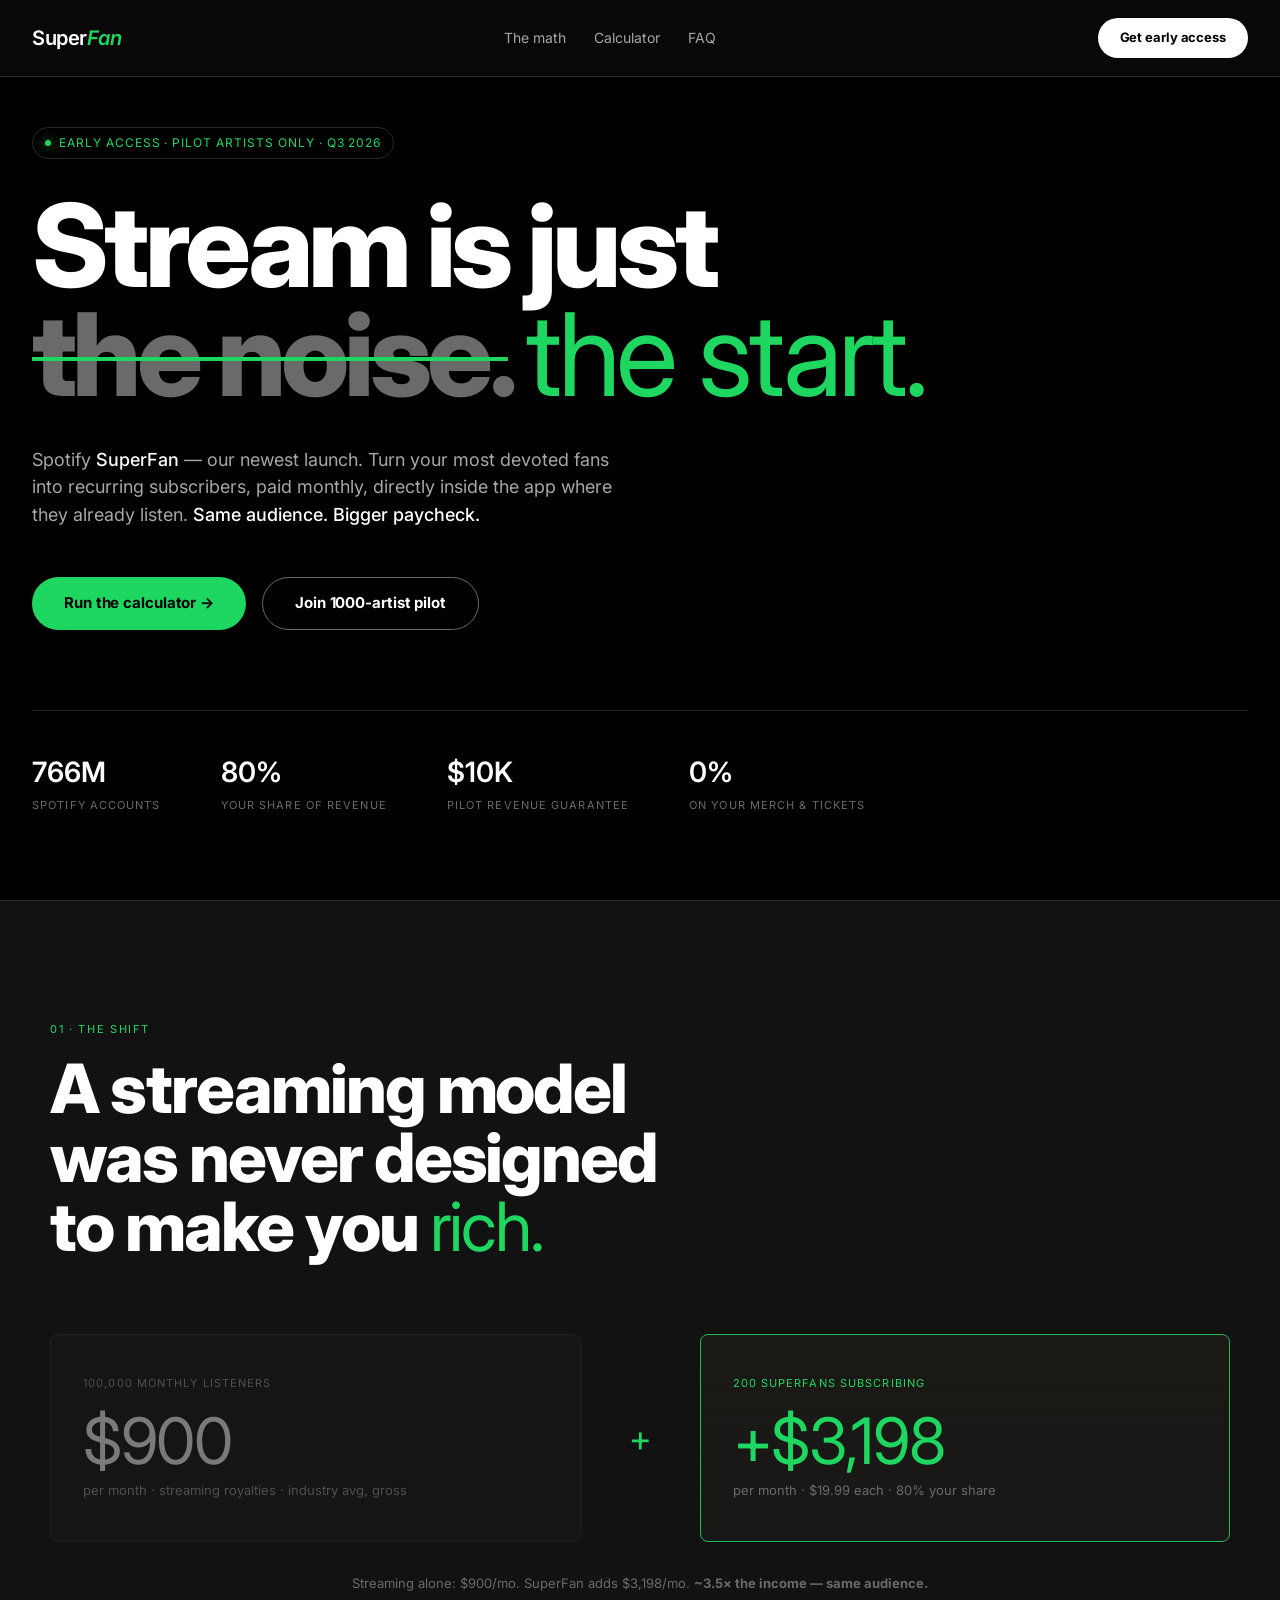
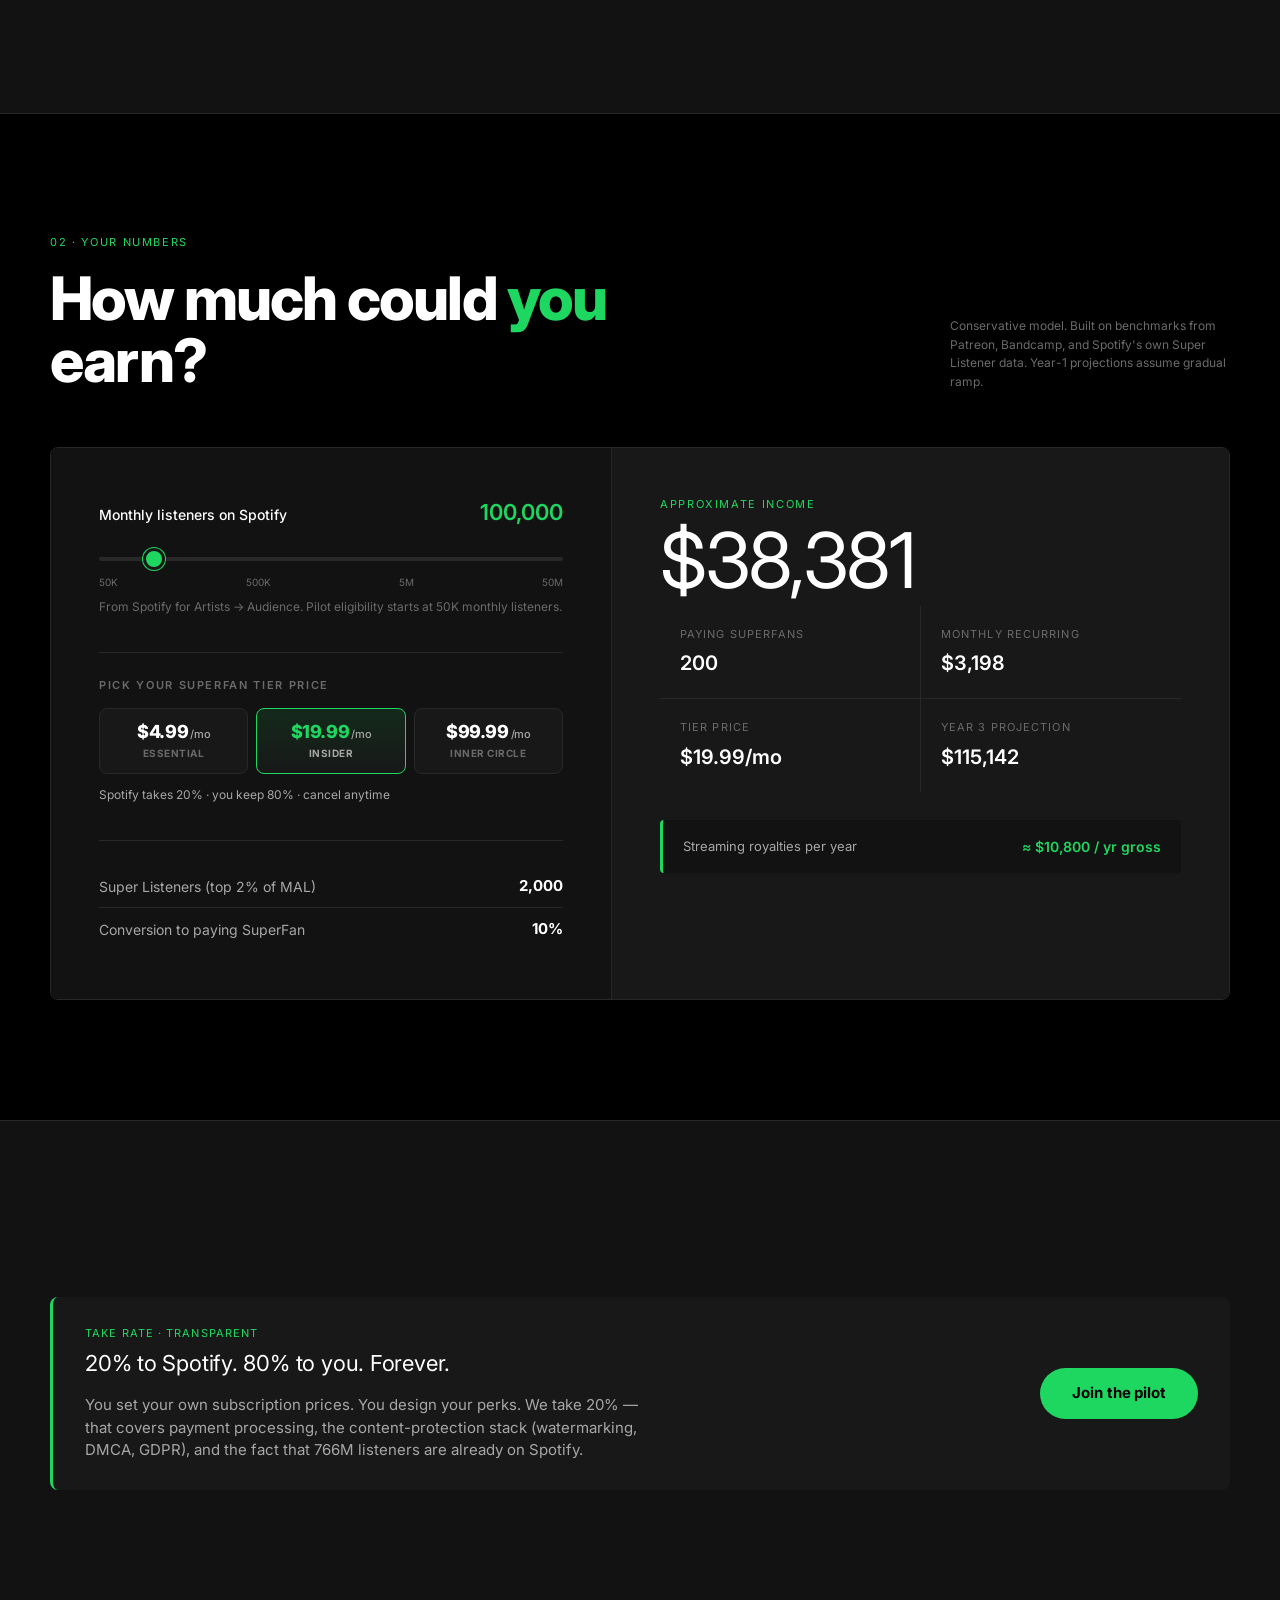
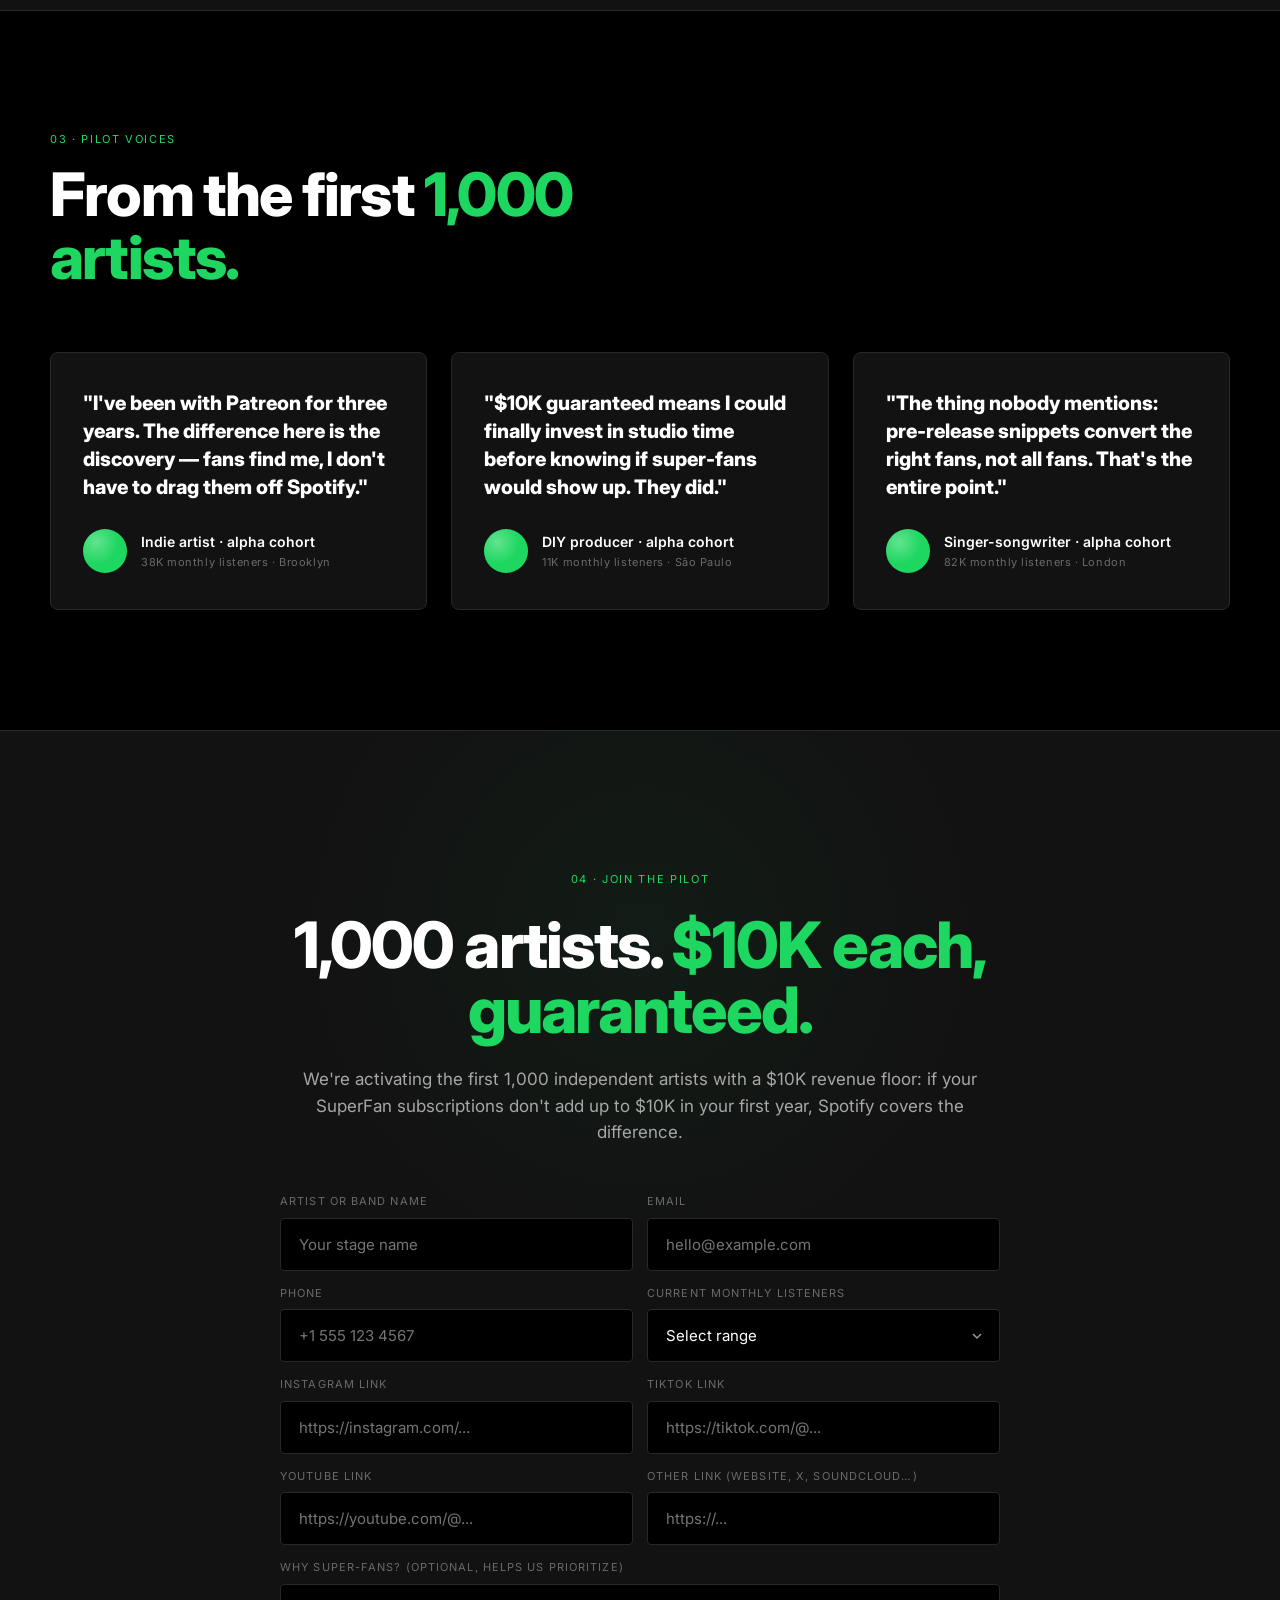
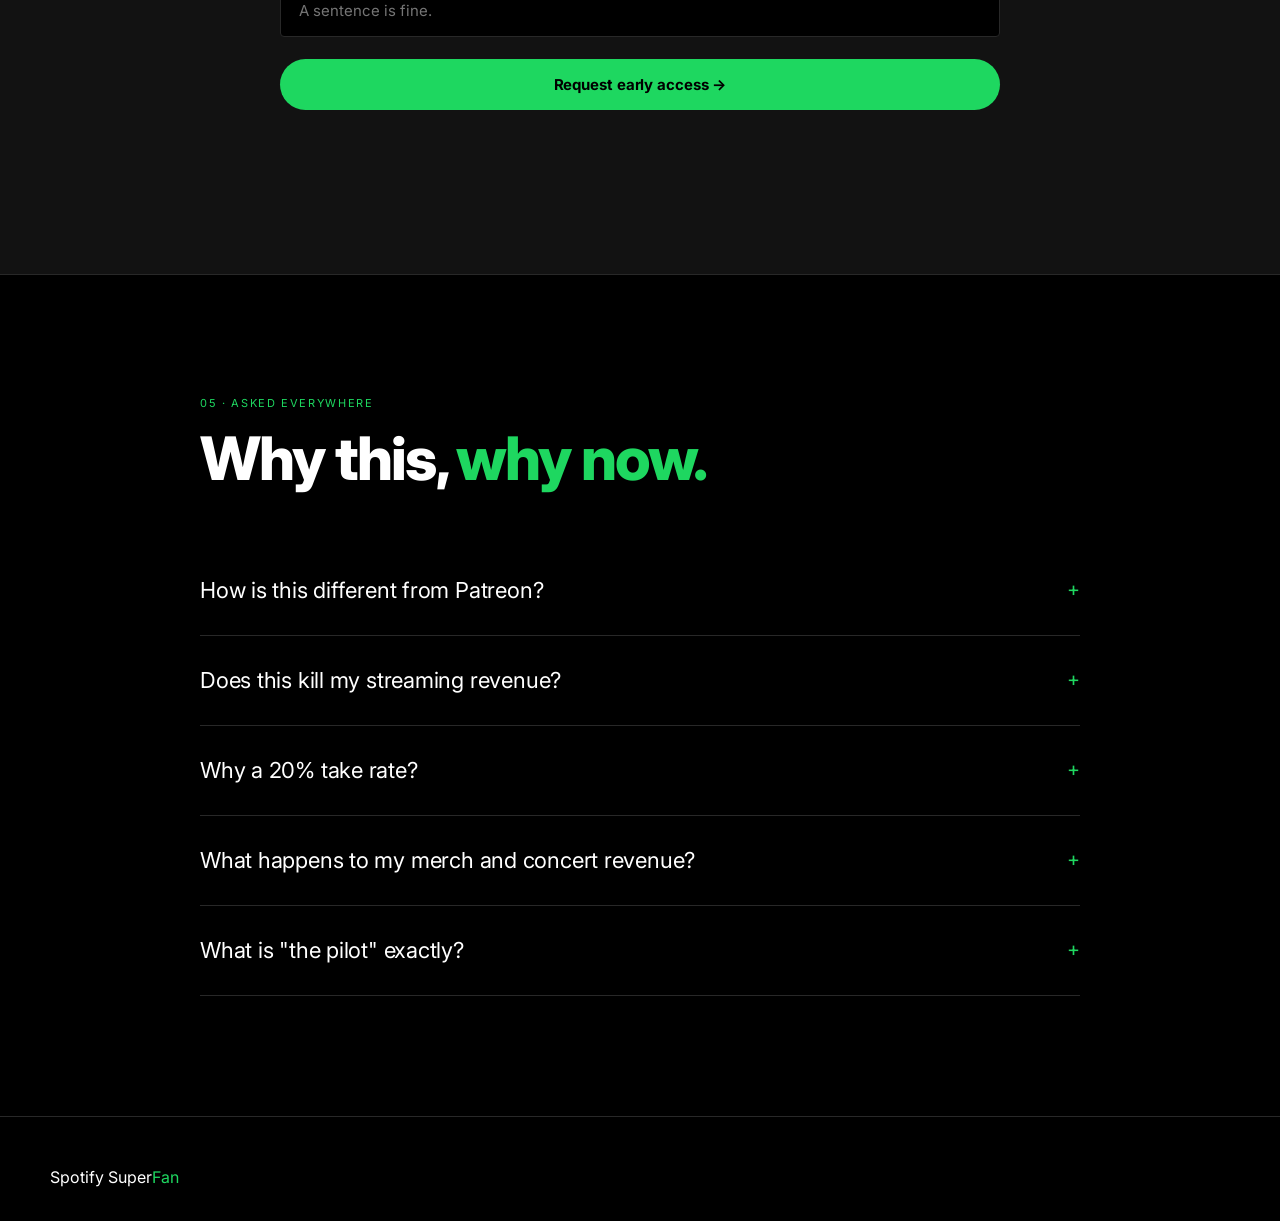
<file: artists/landing-page-superfan-prototype.html>
<!DOCTYPE html>
<html lang="en">
<head>
<meta charset="UTF-8">
<meta name="viewport" content="width=device-width, initial-scale=1.0">
<title>Spotify SuperFan — Early Access</title>
<meta name="description" content="Stream is just the start. Turn your top 1% of listeners into a recurring business. Now in early access for indie artists.">
<link rel="preconnect" href="https://fonts.googleapis.com">
<link rel="preconnect" href="https://fonts.gstatic.com" crossorigin>
<link href="https://fonts.googleapis.com/css2?family=Inter:wght@400;500;600;700;800;900&display=swap" rel="stylesheet">
<style>
:root {
  /* Spotify palette */
  --bg: #000000;
  --bg-elevated: #121212;
  --bg-card: #181818;
  --bg-hover: #1f1f1f;
  --ink: #ffffff;
  --ink-dim: #a7a7a7;
  --ink-faint: #6a6a6a;
  --line: #282828;
  --line-warm: #282828;
  --green: #1ED760;       /* bright Spotify green for CTAs/accents */
  --green-deep: #1DB954;  /* classic Spotify green for hover/strokes */
  --green-press: #169c46;
  /* legacy aliases kept so existing var(--gold) usages map to green */
  --gold: #1ED760;
  --gold-deep: #1DB954;
  --red: #f15e6c;
  --serif: 'Inter', -apple-system, BlinkMacSystemFont, 'Helvetica Neue', sans-serif;
  --sans: 'Inter', -apple-system, BlinkMacSystemFont, 'Helvetica Neue', sans-serif;
  --mono: 'Inter', -apple-system, BlinkMacSystemFont, 'Helvetica Neue', sans-serif;
  --radius: 4px;
  --radius-lg: 8px;
}

* {
  box-sizing: border-box;
  margin: 0;
  padding: 0;
}

html { scroll-behavior: smooth; }

body {
  font-family: var(--sans);
  background: var(--bg);
  color: var(--ink);
  line-height: 1.5;
  -webkit-font-smoothing: antialiased;
  overflow-x: hidden;
}

/* ===== NAVIGATION ===== */
nav {
  position: fixed;
  top: 0; left: 0; right: 0;
  z-index: 100;
  padding: 18px 32px;
  display: flex;
  justify-content: space-between;
  align-items: center;
  background: rgba(10, 10, 10, 0.85);
  backdrop-filter: blur(20px);
  border-bottom: 1px solid var(--line);
}

.nav-logo {
  font-family: var(--serif);
  font-size: 20px;
  font-weight: 600;
  letter-spacing: -0.02em;
  font-variation-settings: 'opsz' 12;
}
.nav-logo .accent { color: var(--green); }

.nav-links { display: flex; gap: 28px; align-items: center; }
.nav-links a {
  color: var(--ink-dim);
  text-decoration: none;
  font-size: 14px;
  font-weight: 400;
  transition: color 0.2s;
}
.nav-links a:hover { color: var(--ink); }

.nav-cta {
  background: var(--ink);
  color: #000;
  padding: 10px 22px;
  border-radius: 999px;
  font-weight: 700;
  font-size: 13px;
  letter-spacing: -.1px;
  transition: transform 0.15s ease, background 0.15s ease;
  text-decoration: none;
}
.nav-cta:hover { transform: scale(1.04); background: #f0f0f0; }

/* ===== HERO ===== */
.hero {
  min-height: 100vh;
  display: flex;
  flex-direction: column;
  justify-content: center;
  padding: 120px 32px 80px;
  max-width: 1280px;
  margin: 0 auto;
  position: relative;
}

.hero-tag {
  display: inline-flex;
  align-items: center;
  gap: 8px;
  padding: 6px 12px;
  border: 1px solid var(--line-warm);
  border-radius: 999px;
  font-size: 12px;
  font-family: var(--mono);
  color: var(--gold);
  margin-bottom: 32px;
  width: fit-content;
  text-transform: uppercase;
  letter-spacing: 0.08em;
}
.hero-tag::before {
  content: '';
  width: 6px;
  height: 6px;
  border-radius: 50%;
  background: var(--gold);
  box-shadow: 0 0 12px var(--gold);
  animation: pulse 2s infinite;
}
@keyframes pulse {
  0%, 100% { opacity: 1; }
  50% { opacity: 0.4; }
}

.hero h1 {
  font-family: var(--serif);
  font-size: clamp(48px, 9vw, 116px);
  font-weight: 800;
  line-height: 0.95;
  letter-spacing: -0.04em;
  font-variation-settings: 'opsz' 144;
  margin-bottom: 36px;
  max-width: 1100px;
}
.hero h1 em {
  font-style: normal;
  font-weight: 400;
  color: var(--gold);
}
.hero h1 .strike {
  text-decoration: line-through;
  text-decoration-thickness: 4px;
  text-decoration-color: var(--green);
  color: var(--ink-faint);
  font-weight: 800;
}

.hero-sub {
  max-width: 580px;
  font-size: 18px;
  color: var(--ink-dim);
  margin-bottom: 48px;
  line-height: 1.55;
}
.hero-sub strong { color: var(--ink); font-weight: 500; }

.hero-ctas { display: flex; gap: 16px; flex-wrap: wrap; margin-bottom: 80px; }
.btn-primary {
  background: var(--green);
  color: #000;
  padding: 14px 32px;
  border-radius: 999px;
  font-family: var(--sans);
  font-weight: 700;
  font-size: 15px;
  letter-spacing: -.1px;
  border: none;
  cursor: pointer;
  transition: transform 0.15s ease, background 0.15s ease;
  text-decoration: none;
  display: inline-flex;
  align-items: center;
  gap: 8px;
}
.btn-primary:hover {
  transform: scale(1.04);
  background: #1FDF64;
}
.btn-secondary {
  background: transparent;
  color: var(--ink);
  padding: 14px 32px;
  border-radius: 999px;
  border: 1px solid var(--ink-faint);
  font-family: var(--sans);
  font-weight: 700;
  font-size: 15px;
  letter-spacing: -.1px;
  cursor: pointer;
  text-decoration: none;
  transition: transform 0.15s ease, border-color 0.15s ease;
  display: inline-flex;
  align-items: center;
  gap: 8px;
}
.btn-secondary:hover { transform: scale(1.04); border-color: var(--ink); }

.hero-marquee {
  display: flex;
  gap: 60px;
  padding-top: 40px;
  border-top: 1px solid var(--line);
  flex-wrap: wrap;
}
.marquee-item { display: flex; flex-direction: column; }
.marquee-num {
  font-family: var(--mono);
  font-size: 28px;
  color: var(--ink);
  font-weight: 600;
  margin-bottom: 4px;
}
.marquee-label {
  font-size: 11px;
  color: var(--ink-faint);
  text-transform: uppercase;
  letter-spacing: 0.1em;
}

/* ===== THE MATH SECTION ===== */
.math-section {
  background: var(--bg-elevated);
  padding: 120px 32px;
  border-top: 1px solid var(--line);
}
.math-inner {
  max-width: 1180px;
  margin: 0 auto;
}
.section-eyebrow {
  font-family: var(--mono);
  font-size: 11px;
  color: var(--gold);
  text-transform: uppercase;
  letter-spacing: 0.15em;
  margin-bottom: 16px;
}
.math-h2 {
  font-family: var(--serif);
  font-size: clamp(36px, 5.5vw, 68px);
  font-weight: 800;
  font-variation-settings: 'opsz' 96;
  line-height: 1.02;
  letter-spacing: -0.03em;
  margin-bottom: 72px;
  max-width: 900px;
}
.math-h2 em { font-style: normal; color: var(--gold); font-weight: 400; }

.math-comparison {
  display: grid;
  grid-template-columns: 1fr auto 1fr;
  gap: 48px;
  align-items: center;
  margin-bottom: 32px;
}
.math-card {
  background: var(--bg-card);
  border: 1px solid var(--line);
  border-radius: var(--radius-lg);
  padding: 40px 32px;
  position: relative;
}
.math-card.before {
  opacity: 0.7;
}
.math-card.after {
  border-color: var(--gold-deep);
  background: linear-gradient(180deg, rgba(255, 213, 107, 0.04), var(--bg-card));
}
.math-card-label {
  font-family: var(--mono);
  font-size: 11px;
  text-transform: uppercase;
  letter-spacing: 0.1em;
  color: var(--ink-faint);
  margin-bottom: 18px;
}
.math-card.after .math-card-label { color: var(--gold); }
.math-card-num {
  font-family: var(--serif);
  font-size: clamp(40px, 5vw, 64px);
  font-weight: 400;
  font-variation-settings: 'opsz' 88;
  line-height: 1;
  margin-bottom: 8px;
  letter-spacing: -0.02em;
}
.math-card.before .math-card-num { color: var(--ink-dim); }
.math-card.after .math-card-num { color: var(--gold); }
.math-card-detail {
  font-size: 13px;
  color: var(--ink-faint);
  font-family: var(--mono);
}
.math-arrow {
  font-family: var(--serif);
  font-size: 36px;
  color: var(--green);
  font-style: normal;
}
.math-footnote {
  font-size: 13px;
  color: var(--ink-faint);
  font-family: var(--mono);
  text-align: center;
  margin-top: 32px;
}

/* ===== CALCULATOR ===== */
.calc-section {
  padding: 120px 32px;
  border-top: 1px solid var(--line);
}
.calc-inner {
  max-width: 1180px;
  margin: 0 auto;
}
.calc-header {
  display: flex;
  justify-content: space-between;
  align-items: flex-end;
  margin-bottom: 56px;
  gap: 40px;
  flex-wrap: wrap;
}
.calc-header h2 {
  font-family: var(--serif);
  font-size: clamp(36px, 5vw, 60px);
  font-weight: 800;
  font-variation-settings: 'opsz' 96;
  line-height: 1.04;
  letter-spacing: -0.03em;
  max-width: 700px;
}
.calc-header h2 em { font-style: normal; color: var(--green); }
.calc-header-note {
  font-family: var(--mono);
  font-size: 12px;
  color: var(--ink-faint);
  max-width: 280px;
  line-height: 1.55;
}

.calc-grid {
  display: grid;
  grid-template-columns: 1fr 1.1fr;
  gap: 0;
  border: 1px solid var(--line);
  border-radius: var(--radius-lg);
  overflow: hidden;
}
.calc-inputs {
  padding: 48px;
  background: var(--bg-elevated);
  border-right: 1px solid var(--line);
}
.calc-results {
  padding: 48px;
  background: var(--bg-card);
  position: relative;
}

.input-group { margin-bottom: 36px; }
.input-group:last-child { margin-bottom: 0; }
.input-label {
  display: flex;
  justify-content: space-between;
  align-items: baseline;
  margin-bottom: 14px;
}
.input-label-text {
  font-size: 14px;
  font-weight: 500;
  color: var(--ink);
}
.input-label-value {
  font-family: var(--mono);
  font-size: 22px;
  font-weight: 600;
  color: var(--gold);
}
.slider-container { position: relative; }
input[type="range"] {
  -webkit-appearance: none;
  width: 100%;
  height: 4px;
  background: var(--line);
  border-radius: 2px;
  outline: none;
}
input[type="range"]::-webkit-slider-thumb {
  -webkit-appearance: none;
  width: 22px;
  height: 22px;
  background: var(--gold);
  border-radius: 50%;
  cursor: pointer;
  border: 3px solid var(--bg-card);
  box-shadow: 0 0 0 1px var(--gold);
  transition: transform 0.15s;
}
input[type="range"]::-webkit-slider-thumb:hover { transform: scale(1.15); }
input[type="range"]::-moz-range-thumb {
  width: 22px;
  height: 22px;
  background: var(--gold);
  border-radius: 50%;
  cursor: pointer;
  border: 3px solid var(--bg-card);
}
.slider-ticks {
  display: flex;
  justify-content: space-between;
  margin-top: 8px;
  font-family: var(--mono);
  font-size: 10px;
  color: var(--ink-faint);
}
.input-help {
  font-size: 12px;
  color: var(--ink-faint);
  margin-top: 8px;
  line-height: 1.5;
}

/* ===== TIER STRIP (replaces price slider) ===== */
.tier-strip {
  margin-bottom: 36px;
  padding-top: 24px;
  border-top: 1px solid var(--line);
}
.tier-strip-label {
  font-size: 11px;
  text-transform: uppercase;
  letter-spacing: 0.15em;
  color: var(--ink-faint);
  font-weight: 600;
  margin-bottom: 14px;
}
.tier-strip-cards {
  display: grid;
  grid-template-columns: 1fr 1fr 1fr;
  gap: 8px;
  margin-bottom: 12px;
}
.tier-mini {
  background: var(--bg-card);
  border: 1px solid var(--line);
  border-radius: 8px;
  padding: 14px 10px;
  text-align: center;
  cursor: pointer;
  font-family: var(--sans);
  color: var(--ink);
  transition: border-color .15s ease, background .15s ease, transform .15s ease;
}
.tier-mini:hover {
  border-color: var(--ink-faint);
  background: var(--bg-hover);
}
.tier-mini.selected {
  border-color: var(--green);
  background: linear-gradient(180deg, rgba(30,215,96,.12), var(--bg-card));
}
.tier-mini:active { transform: scale(.97); }
.tier-mini-price {
  font-family: var(--sans);
  font-size: 18px;
  font-weight: 800;
  letter-spacing: -.02em;
  color: var(--ink);
  line-height: 1;
}
.tier-mini-price small {
  font-size: 11px;
  font-weight: 500;
  color: var(--ink-dim);
  margin-left: 2px;
}
.tier-mini.selected .tier-mini-price { color: var(--green); }
.tier-mini-share {
  font-size: 10px;
  color: var(--ink-faint);
  font-weight: 700;
  letter-spacing: .05em;
  text-transform: uppercase;
  margin-top: 6px;
}
.tier-mini.selected .tier-mini-share { color: var(--ink-dim); }
.tier-strip-note {
  font-size: 12px;
  color: var(--ink-dim);
  line-height: 1.5;
}
.tier-strip-note b { color: var(--ink); font-weight: 700; }

/* ===== ASSUMPTION STRIP (Super Listeners + conversion, fixed) ===== */
.assumption-strip {
  padding-top: 24px;
  border-top: 1px solid var(--line);
}
.assumption-row {
  display: flex;
  justify-content: space-between;
  align-items: center;
  padding: 10px 0;
  font-size: 14px;
  color: var(--ink-dim);
}
.assumption-row + .assumption-row { border-top: 1px solid var(--line); }
.assumption-val {
  font-weight: 700;
  color: var(--ink);
  font-size: 15px;
}

.results-eyebrow {
  font-family: var(--mono);
  font-size: 11px;
  color: var(--gold);
  text-transform: uppercase;
  letter-spacing: 0.15em;
  margin-bottom: 12px;
}
.result-main {
  font-family: var(--serif);
  font-size: clamp(48px, 6vw, 84px);
  font-weight: 400;
  font-variation-settings: 'opsz' 144;
  line-height: 0.95;
  letter-spacing: -0.03em;
  margin-bottom: 8px;
  transition: color 0.3s;
}
.result-period {
  font-size: 14px;
  color: var(--ink-dim);
  margin-bottom: 36px;
  font-family: var(--mono);
}
.result-breakdown {
  display: grid;
  grid-template-columns: 1fr 1fr;
  gap: 1px;
  background: var(--line);
  border-radius: var(--radius);
  overflow: hidden;
  margin-bottom: 28px;
}
.breakdown-item {
  background: var(--bg-card);
  padding: 20px;
}
.breakdown-label {
  font-size: 11px;
  font-family: var(--mono);
  text-transform: uppercase;
  letter-spacing: 0.1em;
  color: var(--ink-faint);
  margin-bottom: 6px;
}
.breakdown-value {
  font-family: var(--mono);
  font-size: 20px;
  font-weight: 600;
  color: var(--ink);
}
.result-vs {
  display: flex;
  justify-content: space-between;
  align-items: center;
  padding: 16px 20px;
  background: var(--bg-elevated);
  border-radius: var(--radius);
  border-left: 3px solid var(--green);
}
.vs-label {
  font-size: 13px;
  color: var(--ink-dim);
}
.vs-value {
  font-family: var(--mono);
  font-size: 14px;
  color: var(--green);
  font-weight: 600;
}

.calc-footnote {
  font-family: var(--mono);
  font-size: 11px;
  color: var(--ink-faint);
  margin-top: 24px;
  line-height: 1.6;
}

/* ===== TIERS ===== */
.tiers-section {
  background: var(--bg-elevated);
  padding: 120px 32px;
  border-top: 1px solid var(--line);
}
.tiers-inner { max-width: 1180px; margin: 0 auto; }
.tiers-header { margin-bottom: 64px; max-width: 720px; }
.tiers-header h2 {
  font-family: var(--serif);
  font-size: clamp(36px, 5vw, 60px);
  font-weight: 800;
  font-variation-settings: 'opsz' 96;
  line-height: 1.04;
  letter-spacing: -0.03em;
  margin-bottom: 20px;
}
.tiers-header h2 em { font-style: normal; color: var(--gold); }
.tiers-header p { color: var(--ink-dim); font-size: 17px; }

.tier-cards {
  display: grid;
  grid-template-columns: repeat(3, 1fr);
  gap: 24px;
}
.tier-card {
  background: var(--bg-card);
  border: 1px solid var(--line);
  border-radius: var(--radius-lg);
  padding: 40px 32px;
  display: flex;
  flex-direction: column;
  transition: transform 0.2s, border-color 0.2s;
}
.tier-card:hover { background: var(--bg-hover); border-color: var(--ink-faint); }
.tier-card.featured {
  background: linear-gradient(180deg, rgba(255, 213, 107, 0.06), var(--bg-card));
  border-color: var(--gold-deep);
}
.tier-card-name {
  font-family: var(--mono);
  font-size: 11px;
  text-transform: uppercase;
  letter-spacing: 0.15em;
  color: var(--ink-faint);
  margin-bottom: 20px;
}
.tier-card.featured .tier-card-name { color: var(--gold); }
.tier-card-price {
  font-family: var(--serif);
  font-size: 56px;
  font-weight: 400;
  font-variation-settings: 'opsz' 88;
  line-height: 1;
  margin-bottom: 8px;
  letter-spacing: -0.03em;
}
.tier-card-price small {
  font-size: 18px;
  color: var(--ink-dim);
  font-weight: 500;
}
.tier-card-percent {
  font-family: var(--mono);
  font-size: 12px;
  color: var(--ink-faint);
  margin-bottom: 28px;
}
.tier-card-list {
  list-style: none;
  margin-top: 16px;
  flex-grow: 1;
}
.tier-card-list li {
  font-size: 14px;
  color: var(--ink-dim);
  padding: 10px 0;
  border-bottom: 1px solid var(--line);
  display: flex;
  align-items: flex-start;
  gap: 10px;
}
.tier-card-list li::before {
  content: '+';
  color: var(--green);
  font-weight: 600;
  font-family: var(--mono);
}
.tier-card-list li:last-child { border-bottom: none; }

.take-rate-note {
  margin-top: 56px;
  padding: 28px 32px;
  background: var(--bg-card);
  border-radius: var(--radius-lg);
  border-left: 3px solid var(--green);
  display: flex;
  justify-content: space-between;
  align-items: center;
  gap: 32px;
  flex-wrap: wrap;
}
.take-rate-note-text { flex: 1; min-width: 280px; }
.take-rate-note-label {
  font-family: var(--mono);
  font-size: 11px;
  color: var(--green);
  text-transform: uppercase;
  letter-spacing: 0.1em;
  margin-bottom: 6px;
}
.take-rate-note-h {
  font-family: var(--serif);
  font-size: 22px;
  font-weight: 400;
  letter-spacing: -0.01em;
}

/* ===== SOCIAL PROOF ===== */
.proof-section {
  padding: 120px 32px;
  border-top: 1px solid var(--line);
}
.proof-inner { max-width: 1180px; margin: 0 auto; }
.proof-header { text-align: left; margin-bottom: 64px; max-width: 720px; }
.proof-header h2 {
  font-family: var(--serif);
  font-size: clamp(36px, 5vw, 60px);
  font-weight: 800;
  font-variation-settings: 'opsz' 96;
  line-height: 1.04;
  letter-spacing: -0.03em;
  margin-bottom: 20px;
}
.proof-header h2 em { font-style: normal; color: var(--green); }
.proof-grid { display: grid; grid-template-columns: repeat(3, 1fr); gap: 24px; }
.proof-card {
  background: var(--bg-elevated);
  border-radius: var(--radius-lg);
  padding: 36px 32px;
  border: 1px solid var(--line);
  position: relative;
}
.proof-quote {
  font-family: var(--serif);
  font-size: 20px;
  font-weight: 800;
  font-style: normal;
  line-height: 1.4;
  margin-bottom: 28px;
  color: var(--ink);
  font-variation-settings: 'opsz' 36;
}
.proof-attribution { display: flex; align-items: center; gap: 14px; }
.proof-avatar {
  width: 44px;
  height: 44px;
  border-radius: 50%;
  background: linear-gradient(135deg, var(--green), var(--gold));
  flex-shrink: 0;
  position: relative;
  overflow: hidden;
}
.proof-avatar::after {
  content: '';
  position: absolute;
  inset: 0;
  background: radial-gradient(circle at 30% 30%, rgba(255,255,255,0.3), transparent 50%);
}
.proof-name { font-weight: 600; font-size: 14px; color: var(--ink); }
.proof-meta {
  font-family: var(--mono);
  font-size: 11px;
  color: var(--ink-faint);
  letter-spacing: 0.05em;
  margin-top: 2px;
}
.proof-pending {
  position: absolute;
  top: 16px; right: 16px;
  font-family: var(--mono);
  font-size: 9px;
  color: var(--gold-deep);
  text-transform: uppercase;
  letter-spacing: 0.1em;
  padding: 4px 8px;
  border: 1px solid var(--gold-deep);
  border-radius: 999px;
  background: rgba(255, 213, 107, 0.08);
}

/* ===== WAITLIST ===== */
.waitlist-section {
  padding: 140px 32px;
  background: var(--bg-elevated);
  border-top: 1px solid var(--line);
  position: relative;
  overflow: hidden;
}
.waitlist-section::before {
  content: '';
  position: absolute;
  top: -200px; left: 50%;
  width: 800px; height: 800px;
  background: radial-gradient(circle, rgba(29, 185, 84, 0.06), transparent 60%);
  transform: translateX(-50%);
  pointer-events: none;
}
.waitlist-inner {
  max-width: 720px;
  margin: 0 auto;
  text-align: center;
  position: relative;
}
.waitlist-eyebrow {
  font-family: var(--mono);
  font-size: 11px;
  color: var(--gold);
  text-transform: uppercase;
  letter-spacing: 0.15em;
  margin-bottom: 24px;
}
.waitlist-h {
  font-family: var(--serif);
  font-size: clamp(36px, 5vw, 64px);
  font-weight: 800;
  font-variation-settings: 'opsz' 144;
  line-height: 1.02;
  letter-spacing: -0.03em;
  margin-bottom: 24px;
}
.waitlist-h em { font-style: normal; color: var(--gold); }
.waitlist-sub {
  color: var(--ink-dim);
  font-size: 17px;
  margin-bottom: 48px;
  line-height: 1.55;
}

.waitlist-form {
  display: grid;
  grid-template-columns: 1fr 1fr;
  gap: 14px;
  margin-bottom: 24px;
  text-align: left;
}
.form-field-full { grid-column: 1 / -1; }
.form-label {
  display: block;
  font-family: var(--mono);
  font-size: 11px;
  color: var(--ink-faint);
  text-transform: uppercase;
  letter-spacing: 0.1em;
  margin-bottom: 8px;
}
.form-input, .form-select {
  width: 100%;
  padding: 16px 18px;
  background: var(--bg);
  border: 1px solid var(--line);
  color: var(--ink);
  border-radius: var(--radius);
  font-family: var(--sans);
  font-size: 15px;
  transition: border-color 0.2s;
}
.form-input:focus, .form-select:focus {
  outline: none;
  border-color: var(--gold);
}
.form-select {
  appearance: none;
  background-image: url("data:image/svg+xml;utf8,<svg xmlns='http://www.w3.org/2000/svg' width='12' height='12' viewBox='0 0 12 12'><path d='M2 4l4 4 4-4' stroke='%23999' fill='none' stroke-width='1.5'/></svg>");
  background-repeat: no-repeat;
  background-position: right 16px center;
  padding-right: 40px;
}
.form-submit {
  grid-column: 1 / -1;
  background: var(--green);
  color: #000;
  padding: 16px;
  border: none;
  border-radius: 999px;
  font-family: var(--sans);
  font-weight: 700;
  font-size: 15px;
  letter-spacing: -.1px;
  cursor: pointer;
  transition: background 0.15s ease, transform 0.15s ease;
  margin-top: 8px;
}
.form-submit:hover { background: #1FDF64; transform: scale(1.02); }
.form-submit:disabled { opacity: 0.4; cursor: not-allowed; transform: none; }

.waitlist-success {
  display: none;
  padding: 32px;
  background: rgba(29, 185, 84, 0.08);
  border: 1px solid var(--green-deep);
  border-radius: var(--radius-lg);
  text-align: center;
}
.waitlist-success.visible { display: block; }
.success-icon {
  width: 56px; height: 56px;
  border-radius: 50%;
  background: var(--green);
  margin: 0 auto 20px;
  display: flex;
  align-items: center;
  justify-content: center;
  font-size: 28px;
  color: var(--bg);
}
.success-h {
  font-family: var(--serif);
  font-size: 28px;
  font-weight: 400;
  margin-bottom: 12px;
}
.success-text { color: var(--ink-dim); font-size: 15px; margin-bottom: 20px; }
.success-position {
  font-family: var(--mono);
  font-size: 13px;
  color: var(--gold);
  padding: 8px 16px;
  background: var(--bg);
  border-radius: 999px;
  display: inline-block;
}

.waitlist-trust {
  display: flex;
  justify-content: center;
  gap: 36px;
  margin-top: 32px;
  flex-wrap: wrap;
}
.trust-item {
  font-family: var(--mono);
  font-size: 11px;
  color: var(--ink-faint);
  text-transform: uppercase;
  letter-spacing: 0.1em;
  display: flex;
  align-items: center;
  gap: 6px;
}
.trust-item::before {
  content: '●';
  color: var(--green);
}

/* ===== FAQ ===== */
.faq-section { padding: 120px 32px; border-top: 1px solid var(--line); }
.faq-inner { max-width: 880px; margin: 0 auto; }
.faq-header { margin-bottom: 56px; }
.faq-header h2 {
  font-family: var(--serif);
  font-size: clamp(36px, 5vw, 60px);
  font-weight: 800;
  font-variation-settings: 'opsz' 96;
  line-height: 1.04;
  letter-spacing: -0.03em;
}
.faq-header h2 em { font-style: normal; color: var(--green); }

.faq-item {
  border-bottom: 1px solid var(--line);
  padding: 28px 0;
  cursor: pointer;
}
.faq-item:first-child { border-top: 1px solid var(--line); }
.faq-q {
  display: flex;
  justify-content: space-between;
  align-items: flex-start;
  gap: 24px;
  font-family: var(--serif);
  font-size: 22px;
  font-weight: 400;
  letter-spacing: -0.01em;
}
.faq-toggle {
  font-family: var(--mono);
  font-size: 20px;
  color: var(--gold);
  flex-shrink: 0;
  transition: transform 0.3s;
}
.faq-item.open .faq-toggle { transform: rotate(45deg); }
.faq-a {
  max-height: 0;
  overflow: hidden;
  transition: max-height 0.3s ease-out, margin-top 0.3s;
  color: var(--ink-dim);
  font-size: 15px;
  line-height: 1.6;
}
.faq-item.open .faq-a {
  max-height: 400px;
  margin-top: 16px;
}

/* ===== FOOTER ===== */
footer {
  padding: 48px 32px 32px;
  border-top: 1px solid var(--line);
  background: var(--bg);
}
.footer-inner {
  max-width: 1180px;
  margin: 0 auto;
  display: flex;
  justify-content: space-between;
  align-items: center;
  flex-wrap: wrap;
  gap: 24px;
}
.footer-brand {
  font-family: var(--serif);
  font-size: 16px;
}
.footer-brand .accent { color: var(--green); }
.footer-meta {
  font-family: var(--mono);
  font-size: 11px;
  color: var(--ink-faint);
  text-transform: uppercase;
  letter-spacing: 0.08em;
}
.footer-prototype {
  padding: 6px 12px;
  border: 1px solid var(--gold-deep);
  color: var(--gold);
  border-radius: 999px;
}

/* ===== ANIMATIONS ===== */
@keyframes fadeUp {
  from { opacity: 0; transform: translateY(20px); }
  to { opacity: 1; transform: translateY(0); }
}
.reveal {
  opacity: 0;
  animation: fadeUp 0.8s ease-out forwards;
}
.reveal.d1 { animation-delay: 0.1s; }
.reveal.d2 { animation-delay: 0.25s; }
.reveal.d3 { animation-delay: 0.4s; }
.reveal.d4 { animation-delay: 0.55s; }
.reveal.d5 { animation-delay: 0.7s; }

/* ===== RESPONSIVE ===== */
@media (max-width: 880px) {
  nav { padding: 14px 20px; }
  .nav-links { display: none; }
  .hero { padding: 100px 20px 60px; }
  .hero-marquee { gap: 28px; }
  .math-section, .calc-section, .tiers-section, .proof-section, .waitlist-section, .faq-section { padding: 80px 20px; }
  .math-comparison { grid-template-columns: 1fr; gap: 16px; }
  .math-arrow { transform: rotate(90deg); margin: 0 auto; }
  .calc-grid { grid-template-columns: 1fr; }
  .calc-inputs, .calc-results { padding: 32px 24px; border-right: none; }
  .calc-inputs { border-bottom: 1px solid var(--line); }
  .tier-cards { grid-template-columns: 1fr; }
  .tier-card.featured { order: -1; }
  .proof-grid { grid-template-columns: 1fr; }
  .waitlist-form { grid-template-columns: 1fr; }
  .calc-header { flex-direction: column; align-items: flex-start; }
}
</style>
</head>
<body>

<nav>
  <div class="nav-logo">Super<em class="accent">Fan</em></div>
  <div class="nav-links">
    <a href="#math">The math</a>
    <a href="#calculator">Calculator</a>
    <a href="#faq">FAQ</a>
  </div>
  <a href="#waitlist" class="nav-cta">Get early access</a>
</nav>

<!-- ===== HERO ===== -->
<section class="hero">
  <div class="hero-tag reveal d1">Early access · Pilot artists only · Q3 2026</div>
  <h1 class="reveal d2">
    Stream is just<br>
    <span class="strike">the noise.</span> <em>the start.</em>
  </h1>
  <p class="hero-sub reveal d3">
    Spotify <strong>SuperFan</strong> — our newest launch. Turn your
    most devoted fans into recurring subscribers, paid monthly,
    directly inside the app where they already listen.
    <strong>Same audience. Bigger paycheck.</strong>
  </p>
  <div class="hero-ctas reveal d4">
    <a href="#calculator" class="btn-primary">Run the calculator →</a>
    <a href="#waitlist" class="btn-secondary">Join 1000-artist pilot</a>
  </div>
  <div class="hero-marquee reveal d5">
    <div class="marquee-item">
      <div class="marquee-num">766M</div>
      <div class="marquee-label">Spotify accounts</div>
    </div>
    <div class="marquee-item">
      <div class="marquee-num">80%</div>
      <div class="marquee-label">Your share of revenue</div>
    </div>
    <div class="marquee-item">
      <div class="marquee-num">$10K</div>
      <div class="marquee-label">Pilot revenue guarantee</div>
    </div>
    <div class="marquee-item">
      <div class="marquee-num">0%</div>
      <div class="marquee-label">On your merch &amp; tickets</div>
    </div>
  </div>
</section>

<!-- ===== THE MATH ===== -->
<section id="math" class="math-section">
  <div class="math-inner">
    <div class="section-eyebrow">01 · The shift</div>
    <h2 class="math-h2">
      A streaming model<br>was never designed<br>to make you <em>rich.</em>
    </h2>
    <div class="math-comparison">
      <div class="math-card before">
        <div class="math-card-label">100,000 monthly listeners</div>
        <div class="math-card-num">$900</div>
        <div class="math-card-detail">per month · streaming royalties · industry avg, gross</div>
      </div>
      <div class="math-arrow">+</div>
      <div class="math-card after">
        <div class="math-card-label">200 SuperFans subscribing</div>
        <div class="math-card-num">+$3,198</div>
        <div class="math-card-detail">per month · $19.99 each · 80% your share</div>
      </div>
    </div>
    <p class="math-footnote">
      Streaming alone: $900/mo. SuperFan adds $3,198/mo. <strong>~3.5× the income — same audience.</strong>
    </p>
  </div>
</section>

<!-- ===== CALCULATOR ===== -->
<section id="calculator" class="calc-section">
  <div class="calc-inner">
    <div class="section-eyebrow">02 · Your numbers</div>
    <div class="calc-header">
      <h2>How much could <em>you</em> earn?</h2>
      <p class="calc-header-note">
        Conservative model. Built on benchmarks from Patreon, Bandcamp, and Spotify's
        own Super Listener data. Year-1 projections assume gradual ramp.
      </p>
    </div>
    <div class="calc-grid">
      <div class="calc-inputs">
        <div class="input-group">
          <div class="input-label">
            <span class="input-label-text">Monthly listeners on Spotify</span>
            <span class="input-label-value" id="listenersValue">100,000</span>
          </div>
          <input type="range" id="listeners" min="0" max="1000" value="100" step="1">
          <div class="slider-ticks">
            <span>50K</span>
            <span>500K</span>
            <span>5M</span>
            <span>50M</span>
          </div>
          <p class="input-help">From Spotify for Artists → Audience. Pilot eligibility starts at 50K monthly listeners.</p>
        </div>

        <div class="tier-strip">
          <div class="tier-strip-label">Pick your SuperFan tier price</div>
          <div class="tier-strip-cards" role="radiogroup" aria-label="SuperFan tier price">
            <button type="button" class="tier-mini" data-price="4.99" data-tier="Essential" role="radio" aria-checked="false">
              <div class="tier-mini-price">$4.99<small>/mo</small></div>
              <div class="tier-mini-share">Essential</div>
            </button>
            <button type="button" class="tier-mini selected" data-price="19.99" data-tier="Insider" role="radio" aria-checked="true">
              <div class="tier-mini-price">$19.99<small>/mo</small></div>
              <div class="tier-mini-share">Insider</div>
            </button>
            <button type="button" class="tier-mini" data-price="99.99" data-tier="Inner Circle" role="radio" aria-checked="false">
              <div class="tier-mini-price">$99.99<small>/mo</small></div>
              <div class="tier-mini-share">Inner Circle</div>
            </button>
          </div>
          <div class="tier-strip-note">
            Spotify takes 20% · you keep 80% · cancel anytime
          </div>
        </div>

        <div class="assumption-strip">
          <div class="assumption-row">
            <span>Super Listeners (top 2% of MAL)</span>
            <span class="assumption-val" id="superListenersResult">2,000</span>
          </div>
          <div class="assumption-row">
            <span>Conversion to paying SuperFan</span>
            <span class="assumption-val">10%</span>
          </div>
        </div>
      </div>

      <div class="calc-results">
        <div class="results-eyebrow">Approximate income</div>
        <div class="result-main" id="annualResult">$38,381</div>

        <div class="result-breakdown">
          <div class="breakdown-item">
            <div class="breakdown-label">Paying SuperFans</div>
            <div class="breakdown-value" id="fansResult">200</div>
          </div>
          <div class="breakdown-item">
            <div class="breakdown-label">Monthly recurring</div>
            <div class="breakdown-value" id="monthlyResult">$3,198</div>
          </div>
          <div class="breakdown-item">
            <div class="breakdown-label">Tier price</div>
            <div class="breakdown-value" id="tierPriceResult">$19.99/mo</div>
          </div>
          <div class="breakdown-item">
            <div class="breakdown-label">Year 3 projection</div>
            <div class="breakdown-value" id="year3Result">$115,142</div>
          </div>
        </div>

        <div class="result-vs">
          <div class="vs-label">Streaming royalties per year</div>
          <div class="vs-value" id="streamingComparison">≈ $10,800 / yr gross</div>
        </div>
      </div>
    </div>
  </div>
</section>

<!-- ===== COMMISSION STRIP ===== -->
<section class="tiers-section">
  <div class="tiers-inner">
    <div class="take-rate-note">
      <div class="take-rate-note-text">
        <div class="take-rate-note-label">Take rate · transparent</div>
        <div class="take-rate-note-h">20% to Spotify. 80% to you. Forever.</div>
        <p style="color: var(--ink-dim); font-size: 15px; margin-top: 14px; max-width: 560px;">
          You set your own subscription prices. You design your perks. We take 20% — that covers
          payment processing, the content-protection stack (watermarking, DMCA, GDPR), and the
          fact that 766M listeners are already on Spotify.
        </p>
      </div>
      <a href="#waitlist" class="btn-primary">Join the pilot</a>
    </div>
  </div>
</section>

<!-- ===== SOCIAL PROOF ===== -->
<section class="proof-section">
  <div class="proof-inner">
    <div class="section-eyebrow">03 · Pilot voices</div>
    <div class="proof-header">
      <h2>From the first <em>1,000 artists.</em></h2>
    </div>
    <div class="proof-grid">
      <div class="proof-card">
<p class="proof-quote">"I've been with Patreon for three years. The difference here is the discovery — fans find me, I don't have to drag them off Spotify."</p>
        <div class="proof-attribution">
          <div class="proof-avatar"></div>
          <div>
            <div class="proof-name">Indie artist · alpha cohort</div>
            <div class="proof-meta">38K monthly listeners · Brooklyn</div>
          </div>
        </div>
      </div>
      <div class="proof-card">
<p class="proof-quote">"$10K guaranteed means I could finally invest in studio time before knowing if super-fans would show up. They did."</p>
        <div class="proof-attribution">
          <div class="proof-avatar"></div>
          <div>
            <div class="proof-name">DIY producer · alpha cohort</div>
            <div class="proof-meta">11K monthly listeners · São Paulo</div>
          </div>
        </div>
      </div>
      <div class="proof-card">
<p class="proof-quote">"The thing nobody mentions: pre-release snippets convert the right fans, not all fans. That's the entire point."</p>
        <div class="proof-attribution">
          <div class="proof-avatar"></div>
          <div>
            <div class="proof-name">Singer-songwriter · alpha cohort</div>
            <div class="proof-meta">82K monthly listeners · London</div>
          </div>
        </div>
      </div>
    </div>
  </div>
</section>

<!-- ===== WAITLIST ===== -->
<section id="waitlist" class="waitlist-section">
  <div class="waitlist-inner">
    <div class="waitlist-eyebrow">04 · Join the pilot</div>
    <h2 class="waitlist-h">1,000 artists. <em>$10K each, guaranteed.</em></h2>
    <p class="waitlist-sub">
      We're activating the first 1,000 independent artists with a $10K revenue floor: if your
      SuperFan subscriptions don't add up to $10K in your first year, Spotify covers the difference.
    </p>

    <form class="waitlist-form" id="waitlistForm">
      <div>
        <label class="form-label" for="artistName">Artist or band name</label>
        <input class="form-input" type="text" id="artistName" required placeholder="Your stage name">
      </div>
      <div>
        <label class="form-label" for="email">Email</label>
        <input class="form-input" type="email" id="email" required placeholder="hello@example.com">
      </div>
      <div>
        <label class="form-label" for="phone">Phone</label>
        <input class="form-input" type="tel" id="phone" required placeholder="+1 555 123 4567">
      </div>
      <div>
        <label class="form-label" for="listeners-form">Current monthly listeners</label>
        <select class="form-select" id="listeners-form" required>
          <option value="">Select range</option>
          <option value="under-50k">Under 50,000</option>
          <option value="50k-100k">50,000 – 100,000</option>
          <option value="100k-500k">100,000 – 500,000</option>
          <option value="500k-5m">500,000 – 5M</option>
          <option value="5m-plus">5M+</option>
        </select>
      </div>
      <div>
        <label class="form-label" for="instagram">Instagram link</label>
        <input class="form-input" type="url" id="instagram" placeholder="https://instagram.com/...">
      </div>
      <div>
        <label class="form-label" for="tiktok">TikTok link</label>
        <input class="form-input" type="url" id="tiktok" placeholder="https://tiktok.com/@...">
      </div>
      <div>
        <label class="form-label" for="youtube">YouTube link</label>
        <input class="form-input" type="url" id="youtube" placeholder="https://youtube.com/@...">
      </div>
      <div>
        <label class="form-label" for="otherSocial">Other link (website, X, SoundCloud…)</label>
        <input class="form-input" type="url" id="otherSocial" placeholder="https://...">
      </div>
      <div class="form-field-full">
        <label class="form-label" for="why">Why super-fans? (optional, helps us prioritize)</label>
        <input class="form-input" type="text" id="why" placeholder="A sentence is fine.">
      </div>
      <button type="submit" class="form-submit" id="submitBtn">Request early access →</button>
    </form>

    <div class="waitlist-success" id="successMsg">
      <div class="success-icon">✓</div>
      <div class="success-h">You're on the list.</div>
      <p class="success-text">We review pilot applications weekly.</p>
      <div class="success-position" id="positionPill">Position #—</div>
    </div>
  </div>
</section>

<!-- ===== FAQ ===== -->
<section id="faq" class="faq-section">
  <div class="faq-inner">
    <div class="section-eyebrow">05 · Asked everywhere</div>
    <div class="faq-header">
      <h2>Why this, <em>why now.</em></h2>
    </div>
    <div class="faq-item">
      <div class="faq-q">
        <span>How is this different from Patreon?</span>
        <span class="faq-toggle">+</span>
      </div>
      <div class="faq-a">
        Two things. First, the audience is already here — SuperFan lives inside Spotify,
        surfaced to the fans who already listen to you. You don't need to build a separate
        funnel; the fans are one tap away from the track they're playing right now.
        Second, your content is actually protected: SuperFan ships with watermarking,
        screenshot detection, automated DMCA, and GDPR right-to-erasure on day one. Pre-release
        snippets, exclusive drops, and behind-the-scenes content stay where you put them —
        not leaked across the internet within hours.
      </div>
    </div>
    <div class="faq-item">
      <div class="faq-q">
        <span>Does this kill my streaming revenue?</span>
        <span class="faq-toggle">+</span>
      </div>
      <div class="faq-a">
        No. Streaming royalties continue exactly as today — Premium and Free tier listening,
        Discovery Mode, playlist pitching, Marquee, all untouched. SuperFan is an additive
        revenue layer on top of streaming, with a different mechanic (recurring subscriptions
        vs per-stream micropayments).
      </div>
    </div>
    <div class="faq-item">
      <div class="faq-q">
        <span>Why a 20% take rate?</span>
        <span class="faq-toggle">+</span>
      </div>
      <div class="faq-a">
        Because we run the whole machine for you. Payment processing across 180+ markets,
        the content-protection stack (watermarking, screenshot detection, automated DMCA,
        GDPR compliance), customer support, platform reliability, and ongoing product
        development — all on us. More importantly, you're not paying to acquire your audience:
        they're already on Spotify, listening to you today. We bring qualified, engaged
        listeners directly into your SuperFan tier with zero outbound effort from you.
      </div>
    </div>
    <div class="faq-item">
      <div class="faq-q">
        <span>What happens to my merch and concert revenue?</span>
        <span class="faq-toggle">+</span>
      </div>
      <div class="faq-a">
        Untouched. Spotify takes 0% on merch (via Shopify integration, as today) and
        0% on tickets (via Ticketmaster/AXS/Eventim affiliate, as today). The new
        option: you can mark merch drops as SuperFan-exclusive, or offer presale codes
        through your promoter. You decide.
      </div>
    </div>
    <div class="faq-item">
      <div class="faq-q">
        <span>What is "the pilot" exactly?</span>
        <span class="faq-toggle">+</span>
      </div>
      <div class="faq-a">
        1,000 independent artists, 90-day program, $10K Year-1 revenue floor (Spotify
        covers any shortfall). Selection prioritizes the DIY mid-tier where unit
        economics are clearest. After the pilot: open access for every eligible
        independent artist.
      </div>
    </div>
  </div>
</section>

<footer>
  <div class="footer-inner">
    <div class="footer-brand">Spotify Super<span class="accent">Fan</span></div>
  </div>
</footer>

<script>
// ===== CALCULATOR =====
// Constants sourced from marketing-strategy-final.md §4.2 + §10
// and external benchmarks (see below).
const SUPER_LISTENER_RATE = 0.02;  // 2% of MAL (Spotify S4A definition)
const CONVERSION_RATE     = 0.10;  // 10% — Patreon-like base benchmark
const ARTIST_SHARE        = 0.80;  // 80/20 split (Spotify takes 20%)
const MONTHS_IN_YEAR      = 12;    // potential annual income (no churn discount)
const Y3_MULTIPLIER       = 3.0;   // accumulated cohort + modest audience growth

// Streaming math sourced from:
//   - Loud & Clear 2026: avg listener follows 200+ artists; 5T total streams / 751M MAU
//     ≈ 555 streams/user/mo across all artists → ~2.78 streams/artist/mo per user.
//   - Industry stream-to-listener ratio benchmarks (1.5–2.5 for indie, NexaTunes,
//     ChartLex 2026): we use 3 streams/listener/mo per artist as a moderate baseline.
//   - Per-stream payout: $0.003 (low end of Spotify's $0.003–$0.005 published range,
//     conservative for rights-holder gross).
const STREAMS_PER_LISTENER_MONTH = 3;
const PAY_PER_STREAM             = 0.003;

// Log-scale slider: position 0..1000 → 50K..50M monthly listeners
const MAL_MIN = 50000;
const MAL_MAX = 50000000;
function pos2mal(pos) {
  const ratio = pos / 1000;
  const raw = MAL_MIN * Math.pow(MAL_MAX / MAL_MIN, ratio);
  // round to a nice step
  if (raw < 100000)   return Math.round(raw / 1000) * 1000;
  if (raw < 1000000)  return Math.round(raw / 5000) * 5000;
  if (raw < 10000000) return Math.round(raw / 50000) * 50000;
  return Math.round(raw / 500000) * 500000;
}
function formatMAL(n) {
  if (n >= 1000000) {
    const m = n / 1000000;
    return (m >= 10 ? m.toFixed(1).replace(/\.0$/, '') : m.toFixed(2).replace(/\.?0+$/, '')) + 'M';
  }
  return n.toLocaleString('en-US');
}

const listeners            = document.getElementById('listeners');
const listenersValue       = document.getElementById('listenersValue');
const superListenersResult = document.getElementById('superListenersResult');
const annualResult         = document.getElementById('annualResult');
const fansResult           = document.getElementById('fansResult');
const monthlyResult        = document.getElementById('monthlyResult');
const tierPriceResult      = document.getElementById('tierPriceResult');
const year3Result          = document.getElementById('year3Result');
const streamingComparison  = document.getElementById('streamingComparison');
const tierButtons          = document.querySelectorAll('.tier-mini');

let selectedPrice = 19.99; // default = Insider (middle tier)

function fmt(n) {
  return '$' + Math.round(n).toLocaleString('en-US');
}
function fmtInt(n) {
  return Math.round(n).toLocaleString('en-US');
}

function calc() {
  const totalListeners = pos2mal(+listeners.value);
  const superListeners = totalListeners * SUPER_LISTENER_RATE;
  const fans           = Math.round(superListeners * CONVERSION_RATE);
  const monthlyGross   = fans * selectedPrice;
  const monthlyToArt   = monthlyGross * ARTIST_SHARE;
  const yearOne        = fans * selectedPrice * ARTIST_SHARE * MONTHS_IN_YEAR;
  const yearThree      = yearOne * Y3_MULTIPLIER;
  const streamingGrossYear = totalListeners * STREAMS_PER_LISTENER_MONTH * PAY_PER_STREAM * 12;

  listenersValue.textContent       = formatMAL(totalListeners);
  superListenersResult.textContent = fmtInt(superListeners);
  annualResult.textContent         = fmt(yearOne);
  fansResult.textContent           = fans.toLocaleString('en-US');
  monthlyResult.textContent        = fmt(monthlyToArt);
  tierPriceResult.textContent      = '$' + selectedPrice.toFixed(2) + '/mo';
  year3Result.textContent          = fmt(yearThree);
  streamingComparison.textContent  = '≈ ' + fmt(streamingGrossYear) + ' / yr gross';
}

listeners.addEventListener('input', calc);

tierButtons.forEach(btn => {
  btn.addEventListener('click', () => {
    tierButtons.forEach(b => {
      b.classList.remove('selected');
      b.setAttribute('aria-checked', 'false');
    });
    btn.classList.add('selected');
    btn.setAttribute('aria-checked', 'true');
    selectedPrice = parseFloat(btn.dataset.price);
    calc();
  });
});

calc();

// ===== FAQ ACCORDION =====
document.querySelectorAll('.faq-item').forEach(item => {
  item.addEventListener('click', () => {
    item.classList.toggle('open');
  });
});

// ===== WAITLIST FORM =====
const STORAGE_KEY = 'superFanWaitlist';

function getWaitlist() {
  try {
    return JSON.parse(localStorage.getItem(STORAGE_KEY) || '[]');
  } catch {
    return [];
  }
}

function saveWaitlist(list) {
  localStorage.setItem(STORAGE_KEY, JSON.stringify(list));
}

document.getElementById('waitlistForm').addEventListener('submit', (e) => {
  e.preventDefault();
  const entry = {
    artistName: document.getElementById('artistName').value.trim(),
    email: document.getElementById('email').value.trim(),
    phone: document.getElementById('phone').value.trim(),
    listeners: document.getElementById('listeners-form').value,
    instagram: document.getElementById('instagram').value.trim(),
    tiktok: document.getElementById('tiktok').value.trim(),
    youtube: document.getElementById('youtube').value.trim(),
    otherSocial: document.getElementById('otherSocial').value.trim(),
    why: document.getElementById('why').value.trim(),
    submittedAt: new Date().toISOString()
  };

  const list = getWaitlist();
  // Prevent duplicate by email
  const existingIdx = list.findIndex(e => e.email.toLowerCase() === entry.email.toLowerCase());
  if (existingIdx >= 0) {
    list[existingIdx] = entry;
  } else {
    list.push(entry);
  }
  saveWaitlist(list);

  // Show success
  document.getElementById('waitlistForm').style.display = 'none';
  const success = document.getElementById('successMsg');
  success.classList.add('visible');
  // Position simulates real signup velocity: base 247 + actual list length
  const position = 247 + list.length;
  document.getElementById('positionPill').textContent = 'Position #' + position.toLocaleString('en-US');
});

// Pre-populate form if user already submitted (returning visitor)
window.addEventListener('DOMContentLoaded', () => {
  const list = getWaitlist();
  if (list.length > 0) {
    // Just log to console for debug; don't auto-show success on every load
    console.log('Waitlist has', list.length, 'entries stored locally.');
  }
});
</script>

</body>
</html>
</file>
<file: styles.css>
/* ============ RESET ============ */
*, *::before, *::after { box-sizing: border-box; margin: 0; padding: 0; }
html, body { height: 100%; }
button { background: none; border: none; font: inherit; color: inherit; cursor: pointer; }
ul { list-style: none; }
input { font: inherit; }

body {
  font-family: 'Inter', -apple-system, BlinkMacSystemFont, 'SF Pro Display', Helvetica, Arial, sans-serif;
  background: #000;
  color: #fff;
  -webkit-font-smoothing: antialiased;
  -moz-osx-font-smoothing: grayscale;
  overflow: hidden;
  user-select: none;
  -webkit-tap-highlight-color: transparent;
}

/* ============ DEVICE FRAME ============ */
:root { --app-h: 100vh; }
@supports (height: 100dvh) { :root { --app-h: 100dvh; } }
@supports (height: 100svh) { :root { --app-h: 100svh; } }

.device-frame {
  position: relative;
  width: 100vw;
  height: var(--app-h);    /* JS overrides with visualViewport.height */
  max-width: 430px;
  margin: 0 auto;
  background: #000;
  overflow: hidden;
  box-shadow: 0 0 80px rgba(0,0,0,.8);
}

@media (min-width: 800px) {
  body {
    background: radial-gradient(circle at center, #1a1a1a 0%, #000 100%);
    display: flex;
    align-items: center;
    justify-content: center;
    padding: 24px;
    overflow: auto;
  }
  .device-frame {
    width: 390px;
    height: 844px;
    max-height: 95vh;
    max-height: 95dvh;
    border-radius: 44px;
    border: 11px solid #1a1a1a;
    box-shadow: 0 30px 100px rgba(0,0,0,.9), inset 0 0 0 1px #333;
  }
}

/* ============ SCREENS ============ */
.screen {
  position: absolute;
  inset: 0;
  display: none;
  flex-direction: column;
  background: #000;
  overflow: hidden;
}
.screen.active { display: flex; }

/* ============ HEADER ============ */
.header {
  padding: max(18px, env(safe-area-inset-top)) 16px 12px;
  flex-shrink: 0;
}
.header__row { display: flex; align-items: center; gap: 12px; }

.avatar {
  width: 32px; height: 32px;
  border-radius: 50%;
  background: linear-gradient(135deg, #d04ad8, #6b1ec4);
  display: flex; align-items: center; justify-content: center;
  font-weight: 700; font-size: 16px;
  flex-shrink: 0;
}

.chips { display: flex; gap: 8px; overflow-x: auto; flex: 1; -webkit-overflow-scrolling: touch; }
.chips::-webkit-scrollbar { display: none; }
.chip {
  padding: 7px 14px;
  border-radius: 999px;
  background: #1f1f1f;
  font-size: 14px;
  font-weight: 500;
  white-space: nowrap;
  color: #fff;
}
.chip--active { background: #1ed760; color: #000; font-weight: 600; }

/* ============ CONTENT ============ */
.content {
  flex: 1;
  overflow-y: auto;
  padding: 4px 16px 0;
  -webkit-overflow-scrolling: touch;
}
.content::-webkit-scrollbar { display: none; }
.bottom-spacer { height: 140px; }

/* ============ LIBRARY GRID ============ */
.lib-grid {
  display: grid;
  grid-template-columns: 1fr 1fr;
  gap: 8px;
  margin-top: 4px;
}
.lib-card {
  display: flex;
  align-items: center;
  background: #1d1d1d;
  border-radius: 6px;
  overflow: hidden;
  height: 56px;
  gap: 10px;
}
.lib-card__cover {
  width: 56px; height: 56px;
  flex-shrink: 0;
  position: relative;
  display: flex; align-items: center; justify-content: center;
  overflow: hidden;
}
.lib-card__cover--mosaic {
  display: grid;
  grid-template-columns: 1fr 1fr;
  grid-template-rows: 1fr 1fr;
}
.lib-card__cover--mosaic span { display: block; }
.lib-card__cover--liked {
  background: linear-gradient(135deg, #a888f4 0%, #5b29c4 60%, #2d1188 100%);
}
.lib-card__badge {
  position: absolute;
  bottom: 4px; left: 4px;
  background: rgba(0,0,0,.55);
  color: #fff;
  font-size: 8px;
  font-weight: 700;
  padding: 2px 5px;
  border-radius: 2px;
  text-transform: uppercase;
  letter-spacing: .3px;
}
.lib-card__badge--mid { font-size: 7.5px; }
.lib-card__title {
  font-size: 13.5px;
  font-weight: 600;
  color: #fff;
  line-height: 1.2;
  padding-right: 8px;
  overflow: hidden;
  text-overflow: ellipsis;
  display: -webkit-box;
  -webkit-line-clamp: 2;
  -webkit-box-orient: vertical;
}

/* ============ SECTIONS ============ */
.section { margin-top: 22px; }
.section__title {
  font-size: 22px;
  font-weight: 800;
  letter-spacing: -.4px;
  margin-bottom: 12px;
  padding-left: 0;
}
.highlight { color: #1ed760; }

.hcards {
  display: flex;
  gap: 14px;
  overflow-x: auto;
  /* No negative margin: first card aligns to .content's interior left
     edge (same x as library grid + section title). Right side keeps
     bleed via -16px so the last card can peek under the screen edge. */
  margin: 0 -16px 0 0;
  padding: 0 16px 6px 0;
  scroll-snap-type: x mandatory;
  -webkit-overflow-scrolling: touch;
}
.hcards::-webkit-scrollbar { display: none; }
.hcard {
  flex: 0 0 152px;
  scroll-snap-align: start;
}
.hcard__cover {
  position: relative;
  width: 152px; height: 152px;
  border-radius: 4px;
  overflow: hidden;
  display: flex;
  align-items: flex-end;
}
.hcard__cover::after {
  content: '';
  position: absolute;
  inset: 0;
  background: linear-gradient(180deg, transparent 50%, rgba(0,0,0,.4) 100%);
  pointer-events: none;
}
.hcard__badge {
  position: absolute;
  bottom: 8px; left: 8px;
  font-size: 16px;
  font-weight: 800;
  color: #fff;
  z-index: 2;
  letter-spacing: -.3px;
}
.hcard__badge--red { color: #fff; text-shadow: 0 1px 2px rgba(0,0,0,.4); }
.hcard__badge--pink { color: #fff; }
.hcard__badge--green { color: #fff; }
.hcard__badge--mint { color: #fff; }

/* Featured "SuperFan" card: photo background with a frosted-glass chip
   so the label reads clearly over busy imagery. */
.hcard__cover--img { background: #1a1a1a; }
.hcard__cover--img > img {
  position: absolute;
  inset: 0;
  width: 100%; height: 100%;
  object-fit: cover;
  display: block;
}
/* SuperFan featured card: no extra blur or frosted strip. The label
   uses the exact same base .hcard__badge styling as every other card
   (16px / 800 / white, bottom:8 left:8) and inherits the same gentle
   bottom darkening from .hcard__cover::after that all the cover
   cards share. */
.hcard__mask {
  position: absolute;
  inset: 0;
  display: flex;
  align-items: center;
  justify-content: center;
}
.hcard__playing-dot {
  position: absolute;
  top: 8px; right: 8px;
  width: 8px; height: 8px;
  background: #1ed760;
  border-radius: 50%;
  z-index: 2;
  box-shadow: 0 0 8px #1ed760;
}
.hcard__meta {
  font-size: 12px;
  color: #b3b3b3;
  margin-top: 8px;
  line-height: 1.35;
  display: -webkit-box;
  -webkit-line-clamp: 2;
  -webkit-box-orient: vertical;
  overflow: hidden;
}

/* ============ NOW PLAYING ============ */
.nowplaying {
  position: absolute;
  bottom: 56px;
  left: 8px; right: 8px;
  background: #5a3a30;
  background: linear-gradient(95deg, #5a3a30 0%, #4a2820 100%);
  border-radius: 8px;
  padding: 8px;
  z-index: 10;
}
.nowplaying__inner {
  display: flex;
  align-items: center;
  gap: 10px;
}
.nowplaying__cover {
  width: 40px; height: 40px;
  border-radius: 4px;
  overflow: hidden;
  flex-shrink: 0;
  background: #2a2a2a;
}
.nowplaying__cover img {
  width: 100%; height: 100%;
  object-fit: cover;
  display: block;
}
.nowplaying__info { flex: 1; min-width: 0; }
.nowplaying__title {
  font-size: 13px;
  font-weight: 600;
  white-space: nowrap;
  overflow: hidden;
  text-overflow: ellipsis;
}
.nowplaying__device {
  font-size: 11px;
  color: #1db954;
  display: flex;
  align-items: center;
  gap: 4px;
  margin-top: 2px;
}
.nowplaying__play {
  width: 36px; height: 36px;
  display: flex; align-items: center; justify-content: center;
  flex-shrink: 0;
}
.nowplaying__bar {
  height: 2px;
  background: rgba(255,255,255,.18);
  border-radius: 2px;
  margin: 6px 4px 0;
  overflow: hidden;
}
.nowplaying__bar-fill {
  width: 38%;
  height: 100%;
  background: #fff;
  border-radius: 2px;
}

/* ============ TAB BAR ============ */
.tabbar {
  position: absolute;
  bottom: 0;
  left: 0; right: 0;
  height: 56px;
  display: flex;
  background: rgba(0,0,0,.92);
  backdrop-filter: blur(20px);
  -webkit-backdrop-filter: blur(20px);
  padding-bottom: env(safe-area-inset-bottom);
}
.tab {
  flex: 1;
  display: flex;
  flex-direction: column;
  align-items: center;
  justify-content: center;
  gap: 3px;
  color: #b3b3b3;
  font-size: 10px;
  font-weight: 500;
}
.tab--active { color: #fff; }

/* ============ OVERLAY + POPUP ============ */
.overlay {
  position: absolute;
  inset: 0;
  background: rgba(0,0,0,.7);
  backdrop-filter: blur(8px);
  -webkit-backdrop-filter: blur(8px);
  display: none;
  align-items: flex-end;
  justify-content: center;
  z-index: 100;
  animation: fadeIn .3s ease;
}
.overlay.active { display: flex; }
@keyframes fadeIn { from { opacity: 0; } to { opacity: 1; } }

.popup {
  position: relative;
  width: 100%;
  background: #181818;
  border-radius: 16px 16px 0 0;
  overflow: hidden;
  animation: slideUp .4s cubic-bezier(.16,1,.3,1);
  max-height: 90%;
  display: flex;
  flex-direction: column;
}
@keyframes slideUp { from { transform: translateY(100%); } to { transform: translateY(0); } }

.popup__close {
  position: absolute;
  top: 10px; right: 12px;
  width: 32px; height: 32px;
  font-size: 24px;
  color: #fff;
  z-index: 10;
  display: flex;
  align-items: center;
  justify-content: center;
  background: rgba(0,0,0,.4);
  border-radius: 50%;
  line-height: 1;
}

.popup__art {
  position: relative;
  height: 320px;
  overflow: hidden;
}
.popup__art-bg {
  position: absolute;
  inset: 0;
  background:
    radial-gradient(ellipse at 30% 30%, rgba(120,120,120,.45) 0%, transparent 55%),
    radial-gradient(ellipse at 70% 75%, rgba(60,60,60,.55) 0%, transparent 60%),
    linear-gradient(135deg, #2a2a2a 0%, #0f0f0f 100%);
}
.popup__art-glow {
  position: absolute;
  inset: 0;
  background:
    radial-gradient(circle at 50% 50%, rgba(30,215,96,.12) 0%, transparent 50%);
}
.popup__badge {
  position: absolute;
  top: 16px;
  left: 16px;
  background: #1ed760;
  color: #000;
  font-size: 11px;
  font-weight: 800;
  padding: 5px 10px;
  border-radius: 999px;
  display: flex;
  align-items: center;
  gap: 5px;
  z-index: 5;
  letter-spacing: .3px;
}

/* ============ AVATAR (centered in popup__art) ============ */
.popup__avatar {
  position: absolute;
  top: 50%; left: 50%;
  width: 130px; height: 130px;
  border-radius: 50%;
  overflow: visible;
  transform: translate(-50%, -50%);
  z-index: 2;
  box-shadow:
    0 0 0 3px #1ed760,
    0 0 30px rgba(30,215,96,.45),
    0 14px 40px rgba(0,0,0,.55);
}
.popup__avatar img {
  width: 100%; height: 100%;
  object-fit: cover;
  border-radius: 50%;
  display: block;
}
.popup__avatar-ring {
  position: absolute;
  inset: -6px;
  border-radius: 50%;
  border: 2px solid rgba(30,215,96,.55);
  pointer-events: none;
  animation: avatar-pulse 2.6s cubic-bezier(0,0,.2,1) infinite;
}
@keyframes avatar-pulse {
  0%   { transform: scale(1);    opacity: .85; }
  80%  { opacity: 0; }
  100% { transform: scale(1.35); opacity: 0; }
}

/* ============ FLOATING GLASS BUBBLES ============ */
.bubble {
  position: absolute;
  width: 72px; height: 72px;
  border-radius: 50%;
  background:
    linear-gradient(135deg, rgba(255,255,255,.22) 0%, rgba(255,255,255,.06) 100%);
  backdrop-filter: blur(14px) saturate(150%);
  -webkit-backdrop-filter: blur(14px) saturate(150%);
  border: 1px solid rgba(255,255,255,.28);
  display: flex;
  flex-direction: column;
  align-items: center;
  justify-content: center;
  text-align: center;
  color: #fff;
  z-index: 4;
  padding: 4px;
  box-shadow:
    inset 0 1px 0 rgba(255,255,255,.32),
    inset 0 -10px 18px rgba(0,0,0,.15),
    0 8px 24px rgba(0,0,0,.35);
  will-change: transform;
}
.bubble__num {
  font-size: 21px;
  font-weight: 900;
  line-height: 1;
  color: #1ed760;
  letter-spacing: -.5px;
  text-shadow: 0 1px 2px rgba(0,0,0,.4);
}
.bubble__lbl {
  font-size: 9px;
  font-weight: 700;
  line-height: 1.1;
  margin-top: 3px;
  color: rgba(255,255,255,.92);
  text-transform: uppercase;
  letter-spacing: .3px;
}

/* positions tight around the avatar (orbital ~108px from popup center).
   Anchored to popup horizontal center via left:50% + margin-left so the
   layout stays symmetric on any popup width. */
.bubble { left: 50%; }
.bubble--1 { top: 16px;  margin-left: -36px; animation: bob-a 5.2s ease-in-out infinite; }      /* 12 o'clock */
.bubble--2 { top: 91px;  margin-left: 67px;  animation: bob-b 6.4s ease-in-out infinite -.7s; } /* upper right */
.bubble--3 { top: 211px; margin-left: 27px;  animation: bob-c 5.8s ease-in-out infinite -1.4s;} /* lower right */
.bubble--4 { top: 211px; margin-left: -99px; animation: bob-b 7.1s ease-in-out infinite -2s; }  /* lower left */
.bubble--5 { top: 91px;  margin-left: -139px;animation: bob-a 6.0s ease-in-out infinite -.4s; } /* upper left */

@keyframes bob-a {
  0%, 100% { transform: translate(0, 0); }
  50%      { transform: translate(2px, -7px); }
}
@keyframes bob-b {
  0%, 100% { transform: translate(0, 0); }
  33%      { transform: translate(-4px, -3px); }
  66%      { transform: translate(3px, -6px); }
}
@keyframes bob-c {
  0%, 100% { transform: translate(0, 0); }
  50%      { transform: translate(-6px, -4px); }
}

@media (prefers-reduced-motion: reduce) {
  .bubble, .popup__avatar-ring { animation: none; }
}

/* ============ ARTIST META (now inside popup__body) ============ */
.popup__artist { margin-bottom: 2px; }
.popup__artist-name {
  font-size: 26px;
  font-weight: 800;
  letter-spacing: -.5px;
  line-height: 1.1;
}
.popup__artist-sub {
  font-size: 12px;
  color: #b3b3b3;
  font-weight: 500;
  margin-top: 4px;
}

.popup__body {
  padding: 22px 20px 24px;
  display: flex;
  flex-direction: column;
  gap: 12px;
  overflow-y: auto;
}
.popup__title {
  font-size: 26px;
  font-weight: 800;
  letter-spacing: -.4px;
  display: flex;
  align-items: center;
  gap: 8px;
}
.popup__title-emoji {
  font-size: 22px;
  line-height: 1;
  display: inline-block;
  animation: confetti-pop .8s cubic-bezier(.16,1,.3,1) .2s both;
}
@keyframes confetti-pop {
  0%   { transform: scale(.4) rotate(-20deg); opacity: 0; }
  60%  { transform: scale(1.15) rotate(10deg); opacity: 1; }
  100% { transform: scale(1)    rotate(0deg); }
}

.popup__lede {
  font-size: 15px;
  line-height: 1.45;
  color: #d0d0d0;
  margin-top: -2px;
}
.popup__lede b { color: #fff; font-weight: 700; }

.popup__cta {
  font-size: 14px;
  line-height: 1.5;
  color: #cfcfcf;
  background: rgba(30,215,96,.08);
  border: 1px solid rgba(30,215,96,.22);
  border-radius: 12px;
  padding: 12px 14px;
  margin-top: 2px;
}
.popup__cta-mark {
  color: #1ed760;
  font-weight: 800;
  letter-spacing: -.2px;
}

/* legacy class still used elsewhere */
.popup__text { font-size: 14px; line-height: 1.5; color: #d0d0d0; }
.popup__text b { color: #fff; font-weight: 700; }

.popup__perks {
  display: flex;
  flex-direction: column;
  gap: 8px;
  margin-top: 2px;
}
.perk {
  display: flex;
  align-items: center;
  gap: 10px;
  font-size: 13.5px;
  color: #e5e5e5;
}
.perk__icon { font-size: 18px; }

/* ============ BUTTONS ============ */
.btn {
  padding: 14px 22px;
  border-radius: 999px;
  font-size: 15px;
  font-weight: 700;
  text-align: center;
  transition: transform .15s ease, opacity .15s ease;
  letter-spacing: -.1px;
}
.btn:active { transform: scale(.97); opacity: .85; }
.btn--primary {
  background: #1ed760;
  color: #000;
  margin-top: 6px;
}
.btn--ghost {
  background: transparent;
  color: #b3b3b3;
  font-weight: 600;
}
.btn--full { width: 100%; }

/* ============ SUBHEADER ============ */
.subheader {
  display: flex;
  align-items: center;
  justify-content: space-between;
  padding: max(16px, env(safe-area-inset-top)) 16px 12px;
  flex-shrink: 0;
}
.subheader__title { font-size: 16px; font-weight: 700; letter-spacing: -.2px; }
.iconbtn {
  width: 32px; height: 32px;
  display: flex; align-items: center; justify-content: center;
  border-radius: 50%;
}

/* ============ ARTIST PROFILE (locked SuperFan feed) ============ */
.screen--profile { background: #000; }
.profile {
  flex: 1;
  overflow-y: auto;
  padding: 0 16px 120px;
  -webkit-overflow-scrolling: touch;
}
.profile::-webkit-scrollbar { display: none; }

.profile__head {
  display: flex;
  align-items: center;
  gap: 18px;
  padding: 6px 0 16px;
}
.profile__avatar {
  width: 88px; height: 88px;
  border-radius: 50%;
  overflow: hidden;
  flex-shrink: 0;
  position: relative;
  box-shadow: 0 0 0 2px #1ed760;
}
.profile__avatar img {
  width: 100%; height: 100%;
  object-fit: cover;
  display: block;
}
.profile__verified {
  position: absolute;
  bottom: -2px; right: -2px;
  width: 24px; height: 24px;
  background: #1ed760;
  border-radius: 50%;
  border: 2px solid #000;
  display: flex;
  align-items: center;
  justify-content: center;
}

.profile__stats {
  display: flex;
  flex: 1;
  justify-content: space-around;
}
.stat {
  display: flex;
  flex-direction: column;
  align-items: center;
  gap: 2px;
}
.stat b {
  font-size: 19px;
  font-weight: 800;
  letter-spacing: -.3px;
  color: #fff;
}
.stat span {
  font-size: 11px;
  color: #b3b3b3;
  font-weight: 500;
  text-transform: lowercase;
}

.profile__name {
  font-size: 21px;
  font-weight: 800;
  letter-spacing: -.4px;
  margin-bottom: 4px;
}
.profile__bio {
  font-size: 13px;
  color: #b3b3b3;
  line-height: 1.4;
  margin-bottom: 18px;
}

/* Vertical feed of locked posts. Each post = gray card with a small
   header (avatar + name + type), a gray body with a lock icon, and a
   full-width green "Unlock" button at the bottom. */
.profile__feed {
  display: flex;
  flex-direction: column;
  gap: 14px;
  padding-bottom: 8px;
}

.post-locked {
  background: #1a1a1a;
  border-radius: 12px;
  overflow: hidden;
  display: flex;
  flex-direction: column;
}

.post-locked__head {
  display: flex;
  align-items: center;
  gap: 10px;
  padding: 12px 14px;
}
.post-locked__avatar {
  width: 36px; height: 36px;
  border-radius: 50%;
  overflow: hidden;
  flex-shrink: 0;
}
.post-locked__avatar img {
  width: 100%; height: 100%;
  object-fit: cover;
  display: block;
}
.post-locked__meta { display: flex; flex-direction: column; gap: 1px; }
.post-locked__name {
  font-size: 14px;
  font-weight: 700;
  letter-spacing: -.2px;
}
.post-locked__time {
  font-size: 11px;
  color: #888;
  font-weight: 500;
  letter-spacing: .2px;
}

.post-locked__body {
  background: #2a2a2a;
  min-height: 220px;
  aspect-ratio: 4 / 3;     /* progressive enhancement: ignored on Safari <15.4 */
  display: flex;
  align-items: center;
  justify-content: center;
  position: relative;
}
.post-locked__body::before {
  content: '';
  position: absolute;
  inset: 0;
  background:
    radial-gradient(circle at 50% 50%, rgba(255,255,255,.04) 0%, transparent 60%),
    repeating-linear-gradient(45deg, rgba(255,255,255,.015) 0 8px, transparent 8px 16px);
  pointer-events: none;
}
.post-locked__lock {
  color: rgba(255,255,255,.42);
  position: relative;
  z-index: 1;
}

.post-locked__cta {
  width: 100%;
  background: #1ed760;
  color: #fff;
  font-size: 15px;
  font-weight: 800;
  padding: 14px 16px;
  border: none;
  cursor: pointer;
  display: flex;
  align-items: center;
  justify-content: center;
  gap: 8px;
  letter-spacing: -.1px;
  transition: background .15s ease;
}
.post-locked__cta svg {
  flex-shrink: 0;
  fill: currentColor;
}
.post-locked__cta:active { background: #19c455; }

/* ============ TIERS SCREEN ============ */
.tiers__hero {
  position: relative;
  height: 180px;
  margin: 0 16px;
  border-radius: 14px;
  overflow: hidden;
  flex-shrink: 0;
}
.tiers__hero-bg {
  position: absolute;
  inset: 0;
  background:
    radial-gradient(ellipse at 30% 30%, rgba(232,90,58,.7) 0%, transparent 55%),
    radial-gradient(ellipse at 70% 80%, rgba(155,46,28,.85) 0%, transparent 60%),
    linear-gradient(135deg, #8a1f12 0%, #2a0a05 100%);
}
.tiers__hero-content {
  position: relative;
  padding: 20px;
  height: 100%;
  display: flex;
  flex-direction: column;
  justify-content: space-between;
}
.tiers__badge {
  align-self: flex-start;
  background: #1ed760;
  color: #000;
  font-size: 10px;
  font-weight: 800;
  padding: 4px 8px;
  border-radius: 999px;
  display: flex;
  align-items: center;
  gap: 5px;
  letter-spacing: .3px;
}
.tiers__title {
  font-size: 30px;
  font-weight: 800;
  line-height: 1.05;
  letter-spacing: -.6px;
}
.tiers__sub {
  font-size: 12.5px;
  color: rgba(255,255,255,.85);
  margin-top: 6px;
}

.tiers__list {
  flex: 1;
  overflow-y: auto;
  padding: 16px 16px 120px;
  display: flex;
  flex-direction: column;
  gap: 10px;
  -webkit-overflow-scrolling: touch;
}
.tiers__list::-webkit-scrollbar { display: none; }

.tier { display: block; cursor: pointer; }
.tier input { position: absolute; opacity: 0; pointer-events: none; }

.tier__card {
  background: #1a1a1a;
  border: 1.5px solid #2a2a2a;
  border-radius: 12px;
  padding: 14px 16px;
  position: relative;
  transition: border-color .15s ease, background .15s ease;
}
.tier input:checked + .tier__card {
  border-color: #1ed760;
  background: #15201a;
}
.tier--featured .tier__card {
  background: linear-gradient(135deg, #1a2820 0%, #15201a 100%);
}

.tier__top {
  display: flex;
  justify-content: space-between;
  align-items: flex-start;
}
.tier__name {
  font-size: 17px;
  font-weight: 700;
  letter-spacing: -.2px;
}
.tier__price {
  font-size: 22px;
  font-weight: 800;
  margin-top: 2px;
  letter-spacing: -.3px;
}
.tier__price span {
  font-size: 12px;
  font-weight: 500;
  color: #b3b3b3;
  margin-left: 2px;
}
.tier__radio {
  width: 22px; height: 22px;
  border-radius: 50%;
  border: 2px solid #555;
  margin-top: 4px;
  position: relative;
  flex-shrink: 0;
}
.tier input:checked + .tier__card .tier__radio {
  border-color: #1ed760;
}
.tier input:checked + .tier__card .tier__radio::after {
  content: '';
  position: absolute;
  inset: 3px;
  background: #1ed760;
  border-radius: 50%;
}
.tier__perks {
  margin-top: 10px;
  display: flex;
  flex-direction: column;
  gap: 5px;
}
.tier__perks li {
  font-size: 12.5px;
  color: #c8c8c8;
  padding-left: 14px;
  position: relative;
  line-height: 1.4;
}
.tier__perks li::before {
  content: '';
  position: absolute;
  left: 0; top: 8px;
  width: 4px; height: 4px;
  background: #1ed760;
  border-radius: 50%;
}
.tier__ribbon {
  position: absolute;
  top: -8px;
  right: 14px;
  background: #1ed760;
  color: #000;
  font-size: 9px;
  font-weight: 800;
  padding: 3px 8px;
  border-radius: 999px;
  letter-spacing: .4px;
}

.cta-bar {
  position: absolute;
  bottom: 0; left: 0; right: 0;
  padding: 14px 16px 22px;
  background: linear-gradient(180deg, transparent 0%, rgba(0,0,0,.95) 30%, #000 100%);
}

.hr { border: none; border-top: 1px solid #2a2a2a; margin: 6px 0; }

/* ============ CHECKOUT ============ */
.checkout {
  padding: 14px 16px 120px;
  flex: 1;
  overflow-y: auto;
}
.checkout::-webkit-scrollbar { display: none; }

.checkout__summary {
  background: #1a1a1a;
  border-radius: 12px;
  padding: 16px;
  margin-bottom: 16px;
}
.checkout__row {
  display: flex;
  justify-content: space-between;
  align-items: flex-start;
}
.checkout__row--total { padding-top: 4px; }
.checkout__label { font-size: 12px; color: #b3b3b3; }
.checkout__value { font-size: 16px; font-weight: 700; margin-top: 2px; }
.checkout__sub { font-size: 12px; color: #b3b3b3; margin-top: 2px; }
.checkout__price { font-size: 18px; font-weight: 800; letter-spacing: -.3px; }

.checkout__payment { margin-bottom: 14px; }
.checkout__label-section {
  font-size: 12px;
  font-weight: 600;
  color: #b3b3b3;
  text-transform: uppercase;
  letter-spacing: .5px;
  margin-bottom: 8px;
}
.pay {
  display: flex;
  align-items: center;
  gap: 12px;
  width: 100%;
  background: #1a1a1a;
  border: 1.5px solid #1ed760;
  border-radius: 10px;
  padding: 12px 14px;
  margin-bottom: 8px;
}
.pay--alt { border-color: #2a2a2a; }
.pay__icon {
  width: 44px;
  display: flex;
  align-items: center;
  justify-content: center;
}
.pay__label { flex: 1; text-align: left; font-size: 14px; font-weight: 600; }
.pay__check { color: #1ed760; font-size: 18px; }

.checkout__legal {
  font-size: 11px;
  color: #888;
  line-height: 1.5;
  margin-top: 14px;
  text-align: center;
}

/* ============ SUCCESS ============ */
.success {
  flex: 1;
  display: flex;
  flex-direction: column;
  align-items: center;
  padding: max(28px, env(safe-area-inset-top)) 24px 32px;
  text-align: center;
  overflow-y: auto;
  -webkit-overflow-scrolling: touch;
}
.success::-webkit-scrollbar { display: none; }

.success__art {
  position: relative;
  width: 140px; height: 140px;
  display: flex;
  align-items: center;
  justify-content: center;
  margin: 12px auto 18px;
}
.success__rings { position: absolute; inset: 0; }
.success__rings span {
  position: absolute;
  inset: 0;
  border-radius: 50%;
  border: 2px solid #1ed760;
  opacity: 0;
  animation: ping 2.2s cubic-bezier(0,0,.2,1) infinite;
}
.success__rings span:nth-child(2) { animation-delay: .7s; }
.success__rings span:nth-child(3) { animation-delay: 1.4s; }
@keyframes ping {
  0% { transform: scale(.5); opacity: .9; }
  80%, 100% { transform: scale(1.4); opacity: 0; }
}
.success__check {
  position: relative;
  width: 88px; height: 88px;
  background: #1ed760;
  border-radius: 50%;
  display: flex;
  align-items: center;
  justify-content: center;
  box-shadow: 0 0 40px rgba(30,215,96,.5);
}
.success__title {
  font-size: 26px;
  font-weight: 800;
  letter-spacing: -.5px;
  margin-bottom: 10px;
  line-height: 1.15;
}
.success__text {
  font-size: 14px;
  line-height: 1.5;
  color: #d0d0d0;
  margin-bottom: 22px;
  max-width: 320px;
}
.success__text b { color: #fff; }
.success__perks {
  width: 100%;
  display: flex;
  flex-direction: column;
  gap: 10px;
  margin-bottom: 22px;
}
.perk--big {
  background: #161616;
  border-radius: 10px;
  padding: 12px 14px;
  text-align: left;
  display: flex;
  align-items: center;
  gap: 12px;
}
.perk--big .perk__icon { font-size: 22px; flex-shrink: 0; }
.perk--big > div { display: flex; flex-direction: column; gap: 2px; }
.perk--big b { font-size: 13.5px; font-weight: 700; }
.perk--big span { font-size: 12px; color: #999; }

/* ============================================================
   ============ WRAPPED FUNNEL (carousel) — merged in ==========
   ============================================================ */

/* ============ WRAPPED CARD (entry block under "Just for you") ============ */
.wrapped-card {
  position: relative;
  display: block;
  width: 100%;
  aspect-ratio: 16 / 9;
  border-radius: 12px;
  overflow: hidden;
  background: #000;
  color: #fff;
  text-align: left;
  padding: 0;
  border: none;
  cursor: pointer;
  margin: 4px 0 14px;
  transition: transform .15s ease;
  isolation: isolate;
  font-family: inherit;
}
.wrapped-card:active { transform: scale(.98); }
.wrapped-card::before {
  content: '';
  position: absolute;
  inset: 0;
  background:
    radial-gradient(ellipse at 30% 30%, rgba(232,90,58,.45) 0%, transparent 55%),
    radial-gradient(ellipse at 70% 75%, rgba(120,60,180,.45) 0%, transparent 60%),
    #0a0a0a;
  z-index: 0;
}
.wrapped-card__lines { position: absolute; inset: 0; z-index: 1; }
.wrapped-card__lines svg { width: 100%; height: 100%; display: block; }
.wrapped-card__body {
  position: relative;
  z-index: 2;
  padding: 16px 18px;
  display: flex;
  flex-direction: column;
  gap: 6px;
  padding-right: 76px;
}
.wrapped-card__eyebrow {
  font-size: 10px;
  font-weight: 700;
  text-transform: uppercase;
  letter-spacing: .2em;
  color: rgba(255,255,255,.7);
}
.wrapped-card__title {
  font-size: clamp(22px, 5.8vw, 30px);
  font-weight: 900;
  line-height: 1.05;
  letter-spacing: -.03em;
}
.wrapped-card__play {
  position: absolute;
  bottom: 14px; right: 14px;
  width: 48px; height: 48px;
  border-radius: 50%;
  background: #1ED760;
  display: flex; align-items: center; justify-content: center;
  z-index: 3;
  box-shadow: 0 6px 20px rgba(30,215,96,.4);
}

/* ============ STORY VIEWER ============ */
.screen--story {
  background: #000;
  padding: 0;
}
.story-top {
  position: absolute;
  top: 0; left: 0; right: 0;
  z-index: 30;
  padding: max(12px, env(safe-area-inset-top)) 12px 12px;
  pointer-events: none;
}
.story-progress {
  display: flex;
  gap: 4px;
  margin-bottom: 10px;
}
.bar {
  flex: 1;
  height: 3px;
  background: rgba(255,255,255,.25);
  border-radius: 2px;
  overflow: hidden;
}
.bar span {
  display: block;
  height: 100%;
  width: 0;
  background: #fff;
  transition: width .35s ease;
}
.bar.done span { width: 100%; }
.bar.active span { width: 100%; }
.story-chrome {
  display: flex;
  align-items: center;
  justify-content: space-between;
  padding: 0 6px;
  pointer-events: auto;
}
.story-btn {
  width: 36px; height: 36px;
  display: flex; align-items: center; justify-content: center;
  background: none;
  border: none;
  cursor: pointer;
}
.story-btn .icon-off { display: none; }
.story-btn.muted .icon-on { display: none; }
.story-btn.muted .icon-off { display: block; }
.story-logo {
  width: 28px; height: 28px;
  display: flex; align-items: center; justify-content: center;
}

/* ============ SLIDES ============ */
.slide {
  position: absolute;
  inset: 0;
  display: none;
  flex-direction: column;
  justify-content: center;
  align-items: center;
  overflow: hidden;
  padding: 60px 28px 80px;
}
.slide.active { display: flex; }

.slide__body {
  position: relative;
  /* Above .tap zones (z 20) so buttons inside the body render on top of
     the prev/next overlays. pointer-events:none lets empty body areas
     fall through to the tap zones; buttons re-enable events on themselves. */
  z-index: 25;
  width: 100%;
  display: flex;
  flex-direction: column;
  pointer-events: none;
}
.slide__body button,
.slide__body a {
  pointer-events: auto;
}
.slide__body--center { text-align: center; align-items: center; gap: 18px; }
.slide__body--intro { justify-content: flex-end; flex: 1; text-align: left; padding-bottom: 20px; }
.slide__body--artist {
  justify-content: flex-end;
  flex: 1;
  text-align: left;
  gap: 14px;
}

.slide__art {
  position: absolute;
  inset: 0;
  z-index: 1;
  pointer-events: none;
}
.slide__art--top    { bottom: auto; height: 35%; }
.slide__art--bottom { top: auto;    height: 35%; }

.slide__title {
  font-size: clamp(36px, 9vw, 52px);
  font-weight: 900;
  line-height: 1;
  letter-spacing: -.04em;
  color: #fff;
}
.slide__sub {
  font-size: 15px;
  line-height: 1.5;
  color: rgba(255,255,255,.85);
  max-width: 280px;
}
.slide__sub b { color: #fff; font-weight: 800; }
.slide__kicker {
  font-size: 13px;
  font-weight: 700;
  text-transform: uppercase;
  letter-spacing: .15em;
  color: rgba(255,255,255,.7);
}
.slide__kicker--green { color: #1ED760; }

/* slide 1 — INTRO */
.slide--intro { background: linear-gradient(180deg, #1a1a1a 0%, #050505 100%); }

/* slide 2 — MINUTES */
.slide--minutes {
  background: #FFD656;
  color: #2A1505;
  padding-left: 8px;
  padding-right: 8px;
}
.slide--minutes .slide__sub { color: rgba(42,21,5,.85); }
.slide--minutes .slide__sub b { color: #2A1505; }
.huge-number {
  font-size: clamp(60px, 20vw, 104px);
  font-weight: 900;
  font-style: italic;
  letter-spacing: -.04em;
  line-height: .9;
  color: #7B5BFF;
  text-shadow: 3px 3px 0 #2A1505;
  display: block;
  text-align: center;
  white-space: nowrap;
  width: 100%;
}

/* slide 3 — GENRES */
.slide--genres { background: #F4EFE3; color: #161616; }
.dots {
  position: absolute;
  width: 60%;
  height: 25%;
  z-index: 1;
  pointer-events: none;
}
.dots--tl { top: 0; left: 0; }
.dots--br { bottom: 0; right: 0; transform: rotate(180deg); }
.dots svg { width: 100%; height: 100%; display: block; }
.slide--genres .slide__kicker { color: rgba(20,20,20,.7); }
.genres {
  display: flex;
  flex-direction: column;
  gap: 8px;
  margin-top: 14px;
  width: 100%;
  list-style: none;
  padding: 0;
}
.genres li {
  display: flex;
  align-items: baseline;
  gap: 12px;
}
.rank {
  font-size: 22px;
  font-weight: 800;
  color: #161616;
  width: 26px;
  text-align: right;
  letter-spacing: -.04em;
}
.g {
  font-size: clamp(32px, 8vw, 44px);
  font-weight: 900;
  letter-spacing: -.04em;
  line-height: 1.05;
}
.g--hl {
  background: #161616;
  color: #F4EFE3;
  padding: 0 8px;
}

/* slide 4 — ARTIST + SUPERFAN */
.slide--artist {
  background: #000;
  color: #fff;
  padding-top: 60px;
  padding-bottom: 32px;
}
.artist-bg {
  position: absolute;
  inset: 0;
  background-size: cover;
  background-position: center 20%;
  z-index: 0;
  filter: saturate(1.05);
}
.artist-veil {
  position: absolute;
  inset: 0;
  z-index: 1;
  background: linear-gradient(180deg, rgba(0,0,0,.3) 0%, rgba(0,0,0,.85) 60%, #000 100%);
}
.artist-name {
  font-size: clamp(48px, 13vw, 76px);
  font-weight: 900;
  line-height: .92;
  letter-spacing: -.05em;
  margin-top: 4px;
  color: #fff;
}
.artist-stats {
  display: flex;
  gap: 18px;
  margin-top: 6px;
}
/* Scoped: don't break main .stat (profile screen) */
.artist-stats .stat {
  align-items: flex-start;
  gap: 2px;
}
.artist-stats .stat b {
  font-size: 18px;
  font-weight: 800;
  letter-spacing: -.02em;
  color: #fff;
}
.artist-stats .stat span {
  font-size: 11px;
  color: rgba(255,255,255,.7);
  font-weight: 500;
  text-transform: uppercase;
  letter-spacing: .05em;
}
.top-percent {
  font-size: 16px;
  line-height: 1.45;
  color: rgba(255,255,255,.9);
  margin-top: 6px;
}
.top-percent b { color: #1ED760; font-weight: 800; }
.cta-superfan {
  margin-top: 14px;
  background: #1ED760;
  color: #000;
  padding: 16px 24px;
  border-radius: 999px;
  border: none;
  font-weight: 800;
  font-size: 16px;
  letter-spacing: -.1px;
  width: 100%;
  display: flex;
  align-items: center;
  justify-content: center;
  cursor: pointer;
  transition: transform .15s ease, background .15s ease;
  box-shadow: 0 10px 30px rgba(30,215,96,.3);
  font-family: inherit;
}
.cta-superfan:active { transform: scale(.97); background: #19c455; }

/* slide 5 — WRAP CARD */
.slide--wrap {
  background: #7B5BFF;
  padding: 70px 24px 40px;
  gap: 16px;
}
.wrap-card {
  background: #F4EFE3;
  color: #161616;
  border-radius: 8px;
  width: 100%;
  max-width: 320px;
  padding: 18px 18px 14px;
  position: relative;
  display: flex;
  flex-direction: column;
  gap: 14px;
  box-shadow: 0 24px 60px rgba(0,0,0,.4);
  transform: rotate(-2deg);
}
.wrap-card__year {
  font-size: 64px;
  font-weight: 900;
  font-style: italic;
  line-height: .9;
  letter-spacing: -.05em;
  color: #1ED760;
  text-shadow: 3px 3px 0 #161616;
  align-self: flex-start;
}
.wrap-card__photo {
  width: 100%;
  height: 180px;
  background-size: cover;
  background-position: center 25%;
  border-radius: 2px;
}
.wrap-card__rows { display: flex; flex-direction: column; gap: 6px; }
.wrap-row {
  display: flex;
  flex-direction: column;
  border-bottom: 1px solid rgba(0,0,0,.1);
  padding-bottom: 4px;
}
.wrap-row:last-child { border-bottom: none; }
.wrap-row__label {
  font-size: 9px;
  font-weight: 700;
  text-transform: uppercase;
  letter-spacing: .12em;
  color: rgba(0,0,0,.5);
}
.wrap-row__value {
  font-size: 15px;
  font-weight: 800;
  letter-spacing: -.01em;
  margin-top: 1px;
}
.wrap-card__footer {
  display: flex;
  justify-content: space-between;
  align-items: center;
  font-size: 9px;
  font-weight: 700;
  letter-spacing: .15em;
  color: rgba(0,0,0,.55);
  margin-top: 4px;
}
.share-btn {
  background: #161616;
  color: #fff;
  padding: 14px 28px;
  border-radius: 999px;
  border: none;
  font-weight: 700;
  font-size: 14px;
  letter-spacing: -.1px;
  cursor: pointer;
  transition: transform .15s ease;
  z-index: 25; /* above .tap zones (z 20) */
  position: relative;
  font-family: inherit;
}
.share-btn:active { transform: scale(.97); }

/* ============ TAP ZONES (story navigation) ============ */
.tap {
  position: absolute;
  top: 80px;
  bottom: 0;
  width: 35%;
  z-index: 20;
  cursor: pointer;
}
.tap--prev { left: 0; }
.tap--next { right: 0; }

/* ============ SLIDE ANIMATIONS ============ */
@keyframes wfadeUp {
  from { opacity: 0; transform: translateY(24px); }
  to   { opacity: 1; transform: translateY(0); }
}
@keyframes wfadeRight {
  from { opacity: 0; transform: translateX(-24px); }
  to   { opacity: 1; transform: translateX(0); }
}
@keyframes wfadeIn {
  from { opacity: 0; }
  to   { opacity: 1; }
}
@keyframes wnumberPop {
  0%   { opacity: 0; transform: scale(.55) rotate(-4deg); }
  60%  { opacity: 1; transform: scale(1.06) rotate(0); }
  100% { opacity: 1; transform: scale(1) rotate(0); }
}
@keyframes wringPulse {
  0%, 100% { transform: scale(1); }
  50%      { transform: scale(1.04); }
}
@keyframes wdotsFloat {
  0%, 100% { transform: translateY(0) rotate(0); }
  50%      { transform: translateY(-10px) rotate(2deg); }
}
@keyframes wdotsFloatRev {
  0%, 100% { transform: translateY(0) rotate(180deg); }
  50%      { transform: translateY(8px) rotate(178deg); }
}
@keyframes wkenBurns {
  0%   { transform: scale(1.18); }
  100% { transform: scale(1.04); }
}
@keyframes wcardFlip {
  0%   { opacity: 0; transform: rotate(-18deg) scale(.7); }
  100% { opacity: 1; transform: rotate(-2deg) scale(1); }
}

.slide--intro.active .slide__title {
  animation: wfadeUp .8s cubic-bezier(.16,1,.3,1) .15s both;
}
.slide--intro.active .slide__art {
  animation: wfadeIn .8s ease-out both, wringPulse 4s ease-in-out 1s infinite;
  transform-origin: center;
}
.slide--minutes.active .huge-number {
  animation: wnumberPop .9s cubic-bezier(.16,1,.3,1) .1s both;
}
.slide--minutes.active .slide__sub {
  animation: wfadeUp .6s ease-out .55s both;
}
.slide--minutes.active .slide__art--top { animation: wfadeIn .8s ease-out both; }
.slide--minutes.active .slide__art--bottom { animation: wfadeIn .8s ease-out .2s both; }
.slide--genres.active .slide__kicker { animation: wfadeUp .5s ease-out .1s both; }
.slide--genres.active .genres li { animation: wfadeRight .55s cubic-bezier(.16,1,.3,1) both; }
.slide--genres.active .genres li:nth-child(1) { animation-delay: .18s; }
.slide--genres.active .genres li:nth-child(2) { animation-delay: .3s; }
.slide--genres.active .genres li:nth-child(3) { animation-delay: .42s; }
.slide--genres.active .genres li:nth-child(4) { animation-delay: .54s; }
.slide--genres.active .genres li:nth-child(5) { animation-delay: .66s; }
.slide--genres.active .dots--tl { animation: wdotsFloat 5s ease-in-out infinite; }
.slide--genres.active .dots--br { animation: wdotsFloatRev 5.5s ease-in-out infinite; }
.slide--artist.active .artist-bg { animation: wkenBurns 7s ease-out both; }
.slide--artist.active .slide__kicker--green { animation: wfadeUp .55s ease-out .25s both; }
.slide--artist.active .artist-name          { animation: wfadeUp .65s cubic-bezier(.16,1,.3,1) .35s both; }
.slide--artist.active .artist-stats         { animation: wfadeUp .55s ease-out .55s both; }
.slide--artist.active .top-percent          { animation: wfadeUp .55s ease-out .75s both; }
.slide--artist.active .cta-superfan         { animation: wfadeUp .55s cubic-bezier(.16,1,.3,1) .95s both; }
.slide--wrap.active .wrap-card { animation: wcardFlip .8s cubic-bezier(.16,1,.3,1) .15s both; }
.slide--wrap.active .share-btn { animation: wfadeUp .5s ease-out .7s both; }

@media (prefers-reduced-motion: reduce) {
  .slide *, .wrapped-card * { transition: none !important; animation: none !important; }
}
</file>
